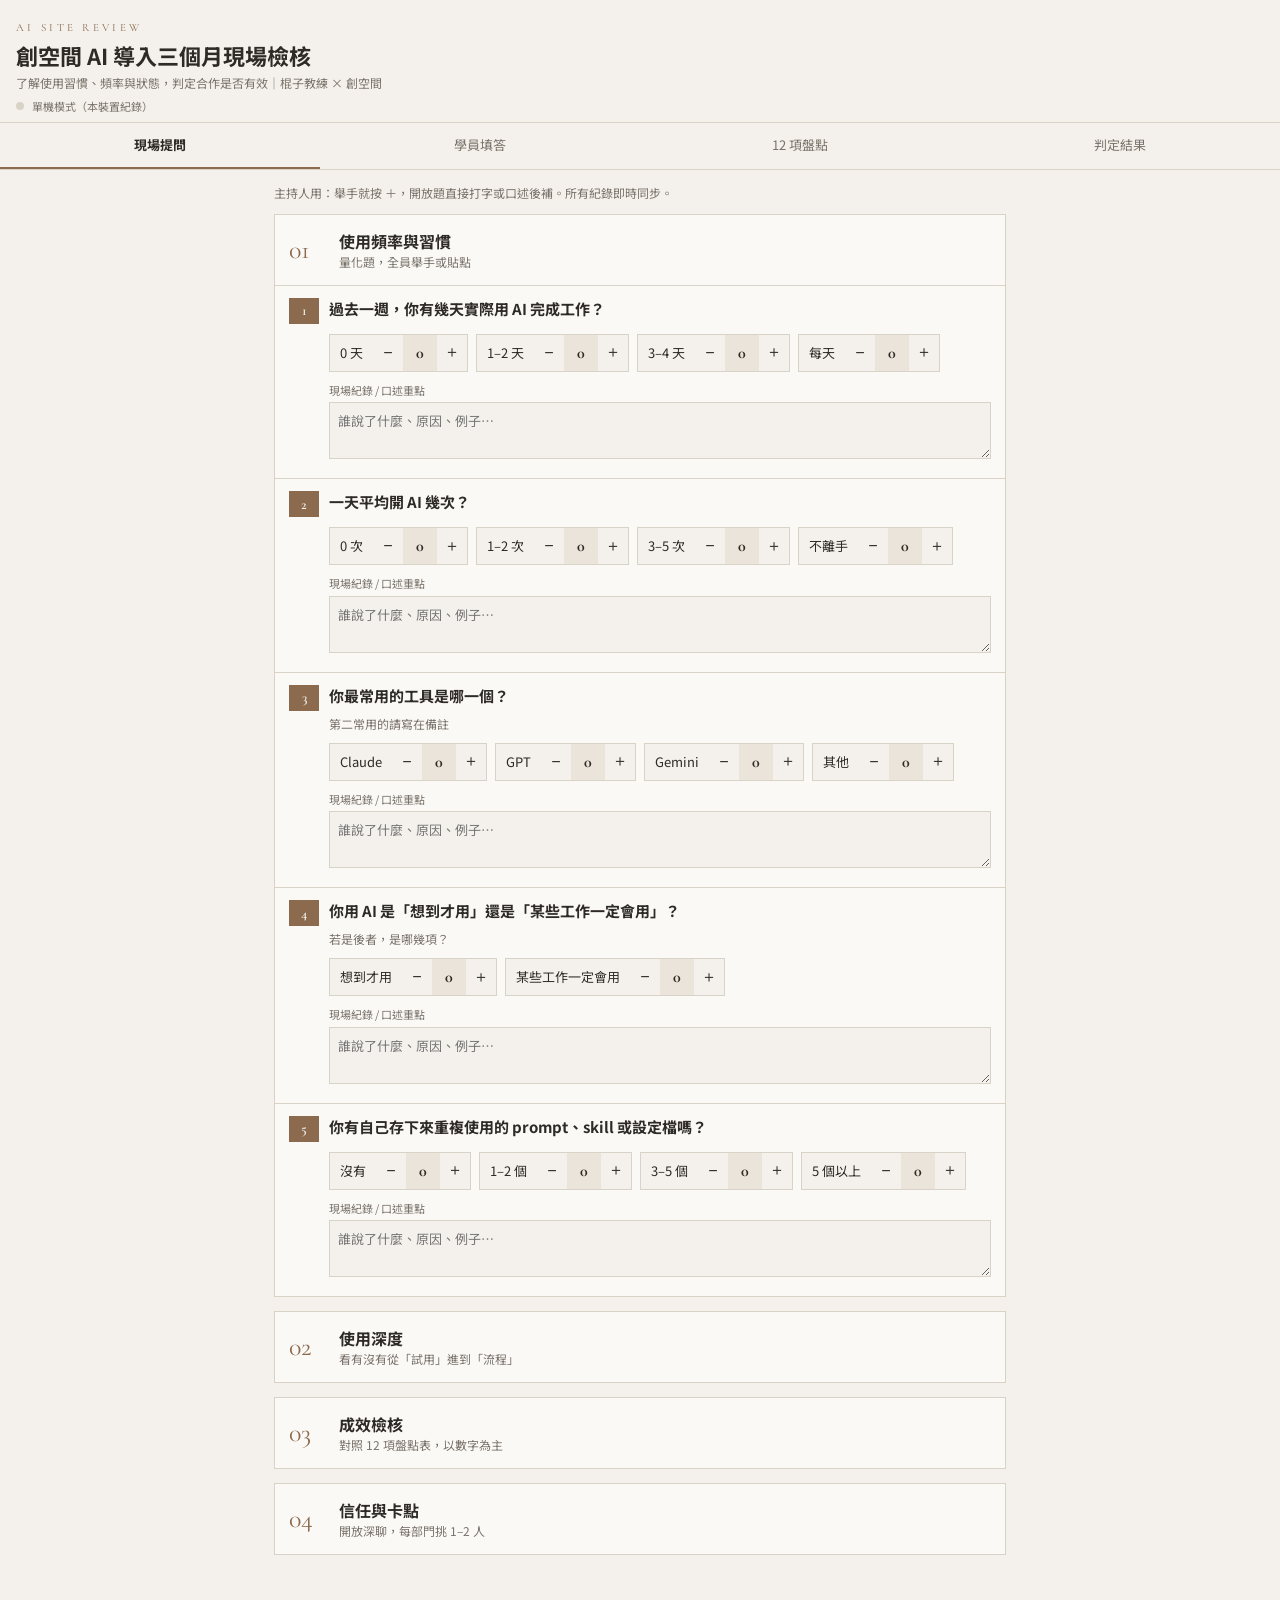
<file: chuangkongjian/index.html>
<!DOCTYPE html>
<html lang="zh-Hant">
<head>
<meta charset="utf-8">
<meta name="viewport" content="width=device-width, initial-scale=1">
<meta name="robots" content="noindex, nofollow">
<title>創空間 AI 導入三個月現場檢核</title>
<link rel="preconnect" href="https://fonts.googleapis.com">
<link href="https://fonts.googleapis.com/css2?family=Cormorant+Garamond:wght@500;600&family=Noto+Sans+TC:wght@400;500;700&display=swap" rel="stylesheet">
<style>
:root{
  --bg:#F4F1EC; --paper:#FBF9F6; --ink:#2E2A26; --mute:#7A736B; --line:#D9D2C7;
  --walnut:#8B6A4E; --sage:#9AA58F; --brass:#B8935A; --linen:#EAE4DA; --ok:#5F7F5A; --bad:#A64B3B;
}
@media (prefers-color-scheme: dark){ :root:not([data-theme="light"]){
  --bg:#1E1B18; --paper:#282420; --ink:#F1ECE4; --mute:#A79E93; --line:#3E3831;
  --walnut:#C39A76; --sage:#8FA084; --brass:#D2B07E; --linen:#332E28; --ok:#8FB28A; --bad:#D57A69;
}}
:root[data-theme="dark"]{
  --bg:#1E1B18; --paper:#282420; --ink:#F1ECE4; --mute:#A79E93; --line:#3E3831;
  --walnut:#C39A76; --sage:#8FA084; --brass:#D2B07E; --linen:#332E28; --ok:#8FB28A; --bad:#D57A69;
}
*{box-sizing:border-box}
body{margin:0;background:var(--bg);color:var(--ink);font-family:"Noto Sans TC","Microsoft JhengHei","PingFang TC",sans-serif;line-height:1.5}
.serif{font-family:"Cormorant Garamond",Cambria,Georgia,serif}
header{padding:20px 16px 8px;border-bottom:1px solid var(--line)}
header .eyebrow{font-size:11px;letter-spacing:.3em;color:var(--walnut);text-transform:uppercase}
header h1{margin:2px 0 2px;font-size:22px;font-weight:700}
header .sub{font-size:12px;color:var(--mute)}
.status{font-size:11px;color:var(--mute);margin-top:6px;display:flex;gap:8px;align-items:center}
.dot{width:8px;height:8px;border-radius:50%;background:var(--line)}
.dot.on{background:var(--ok)}
nav{display:flex;border-bottom:1px solid var(--line);background:var(--bg);position:sticky;top:0;z-index:5;overflow-x:auto}
nav button{flex:1;min-width:88px;padding:12px 6px;border:0;background:none;color:var(--mute);font:inherit;font-size:13px;cursor:pointer;border-bottom:2px solid transparent;white-space:nowrap}
nav button.on{color:var(--ink);border-bottom-color:var(--walnut);font-weight:700}
main{padding:14px 14px 60px;max-width:760px;margin:0 auto}
.view{display:none}.view.on{display:block}
.group{border:1px solid var(--line);background:var(--paper);margin-bottom:14px}
.group>summary{list-style:none;padding:14px;display:flex;align-items:center;gap:12px;cursor:pointer}
.group>summary::-webkit-details-marker{display:none}
.gnum{font-size:26px;color:var(--walnut);line-height:1;min-width:38px}
.gname{font-weight:700;font-size:16px}.gmeta{font-size:12px;color:var(--mute)}
.q{border-top:1px solid var(--line);padding:12px 14px 14px}
.qhead{display:flex;gap:10px;align-items:flex-start}
.tag{background:var(--walnut);color:var(--bg);font-family:"Cormorant Garamond",Cambria,serif;font-weight:600;font-size:14px;width:30px;height:26px;display:flex;align-items:center;justify-content:center;flex:none}
.qtext{font-weight:700;font-size:15px}
.qhint{font-size:12px;color:var(--mute);margin:4px 0 0 40px}
.opts{display:flex;flex-wrap:wrap;gap:8px;margin:10px 0 0 40px}
.opt{display:flex;align-items:center;border:1px solid var(--line);background:var(--bg);font-size:13px;overflow:hidden}
.opt span.l{padding:6px 10px}
.opt b{padding:6px 10px;background:var(--linen);min-width:34px;text-align:center;font-family:"Cormorant Garamond",Cambria,serif;font-size:16px}
.opt button{border:0;background:none;color:var(--ink);font-size:16px;width:30px;height:32px;cursor:pointer}
.opt button:active{background:var(--linen)}
.form .opt{cursor:pointer}
.form .opt.sel{border-color:var(--walnut);background:var(--linen)}
textarea,input[type=text],input[type=number]{width:100%;border:1px solid var(--line);background:var(--bg);color:var(--ink);font:inherit;font-size:13px;padding:8px;resize:vertical}
.notes{margin:10px 0 0 40px}
.notes label{font-size:11px;color:var(--mute);display:block;margin-bottom:4px}
.card{border:1px solid var(--line);background:var(--paper);padding:14px;margin-bottom:14px}
.card h3{margin:0 0 6px;font-size:15px}
.card p.small{font-size:12px;color:var(--mute);margin:0 0 10px}
.row2{display:grid;grid-template-columns:1fr 1fr;gap:10px}
.btn{border:1px solid var(--ink);background:var(--ink);color:var(--bg);padding:10px 16px;font:inherit;font-size:14px;cursor:pointer}
.btn.ghost{background:none;color:var(--ink)}
.btn.walnut{background:var(--walnut);border-color:var(--walnut)}
.btn:disabled{opacity:.5}
.actions{display:flex;gap:10px;flex-wrap:wrap;margin-top:10px}
table{width:100%;border-collapse:collapse;font-size:12px}
th,td{border:1px solid var(--line);padding:6px;text-align:left;vertical-align:middle}
th{background:var(--ink);color:var(--bg);font-weight:500}
td input{border:0;background:transparent;padding:4px;width:100%}
td:first-child{white-space:nowrap}
.verdict{display:grid;grid-template-columns:44px 1fr auto;gap:12px;align-items:center;padding:12px 0;border-bottom:1px solid var(--line)}
.sw{width:44px;height:44px}
.verdict .t{font-weight:700}.verdict .d{font-size:12px;color:var(--mute)}
.pill{font-size:12px;padding:4px 10px;border:1px solid var(--line);white-space:nowrap}
.pill.ok{color:var(--ok);border-color:var(--ok)}.pill.bad{color:var(--bad);border-color:var(--bad)}.pill.na{color:var(--mute)}
.big{font-family:"Cormorant Garamond",Cambria,serif;font-size:40px;line-height:1;color:var(--walnut)}
.stat{display:grid;grid-template-columns:repeat(3,1fr);gap:10px;margin-bottom:14px}
.stat div{border:1px solid var(--line);background:var(--paper);padding:10px;text-align:center}
.stat small{display:block;font-size:11px;color:var(--mute)}
.resp{font-size:12px;padding:8px 0;border-bottom:1px solid var(--line)}
.resp b{font-weight:700}
.dim{position:relative;height:1px;background:var(--walnut);margin:10px 0 14px 0;width:120px}
.dim::before,.dim::after{content:"";position:absolute;top:-4px;width:1px;height:9px;background:var(--walnut)}
.dim::after{right:0}
.toast{position:fixed;left:50%;bottom:20px;transform:translateX(-50%);background:var(--ink);color:var(--bg);padding:10px 16px;font-size:13px;opacity:0;transition:opacity .3s;pointer-events:none;z-index:9}
.toast.on{opacity:1}
.bar{height:6px;background:var(--linen);margin-top:4px}
.bar i{display:block;height:100%;background:var(--walnut)}
</style>
</head>
<body>
<header>
  <div class="eyebrow serif">AI Site Review</div>
  <h1>創空間 AI 導入三個月現場檢核</h1>
  <div class="sub">了解使用習慣、頻率與狀態，判定合作是否有效｜棍子教練 × 創空間</div>
  <div class="status"><span class="dot" id="dot"></span><span id="statusText">連線中…</span></div>
</header>
<nav>
  <button class="on" data-v="host">現場提問</button>
  <button data-v="form">學員填答</button>
  <button data-v="sheet">12 項盤點</button>
  <button data-v="verdict">判定結果</button>
</nav>
<main>

<!-- 現場提問 / 主持人記錄 -->
<section class="view on" id="v-host">
  <p style="font-size:12px;color:var(--mute);margin:0 0 12px">主持人用：舉手就按 ＋，開放題直接打字或口述後補。所有紀錄即時同步。</p>
  <div id="hostGroups"></div>
</section>

<!-- 學員填答 -->
<section class="view" id="v-form">
  <div class="card">
    <h3>學員自填</h3>
    <p class="small">請掃碼開同一頁，填完按送出。約 5 分鐘。</p>
    <div class="row2">
      <div><label style="font-size:11px;color:var(--mute)">姓名 / 暱稱</label><input type="text" id="fName" placeholder="例：Kevin"></div>
      <div><label style="font-size:11px;color:var(--mute)">部門</label><input type="text" id="fDept" placeholder="設計部 / 工程部 / 採購 / 管理"></div>
    </div>
  </div>
  <div id="formGroups" class="form"></div>
  <div class="actions"><button class="btn walnut" id="submitBtn">送出填答</button></div>
</section>

<!-- 12 項盤點 -->
<section class="view" id="v-sheet">
  <div class="card">
    <h3>12 項 AI 工作流程成效盤點</h3>
    <p class="small">三問：過去花多久 ／ AI 進來後花多久 ／ 品質是否更具競爭力。填「小時」或「天」都可以，一致即可。</p>
    <div style="overflow-x:auto">
    <table id="wfTable">
      <thead><tr><th>工作流程</th><th style="width:90px">過去</th><th style="width:90px">AI 後</th><th style="width:70px">品質↑</th><th>備註</th></tr></thead>
      <tbody></tbody>
    </table>
    </div>
  </div>
</section>

<!-- 判定 -->
<section class="view" id="v-verdict">
  <div class="stat">
    <div><span class="big" id="sResp">0</span><small>份填答</small></div>
    <div><span class="big" id="sWf">0</span><small>/12 項有數字</small></div>
    <div><span class="big" id="sSave">0</span><small>估計節省 %</small></div>
  </div>
  <div class="card">
    <h3>成功或失敗，怎麼判定</h3>
    <p class="small">門檻事先定，現場當場公布。有學員填答時以填答為準，否則以主持人舉手計數為準。</p>
    <div id="verdicts"></div>
    <div style="margin-top:14px;font-size:14px" id="verdictSummary"></div>
  </div>
  <div class="card">
    <h3>填答一覽</h3>
    <div id="respList" style="max-height:320px;overflow:auto"></div>
  </div>
  <div class="actions">
    <button class="btn" id="exportBtn">匯出 CSV</button>
    <button class="btn ghost" id="resetBtn">清空本場資料</button>
  </div>
</section>
</main>
<div class="toast" id="toast"></div>

<script>
// ---------- 問題定義 ----------
const FLOWS=["現場丈量","客戶需求分析","客戶提案撰寫","提案 PPT 製作","平面配置圖輔助","3D 模型建置","效果圖生成渲染","設計案件報價單","文書工作與報表生成","工期表製作與安排","工地缺失照比對分析","主管工作儀表板"];
const GROUPS=[
 {n:"01",name:"使用頻率與習慣",meta:"量化題，全員舉手或貼點",qs:[
  {id:"q1",t:"過去一週，你有幾天實際用 AI 完成工作？",o:["0 天","1–2 天","3–4 天","每天"]},
  {id:"q2",t:"一天平均開 AI 幾次？",o:["0 次","1–2 次","3–5 次","不離手"]},
  {id:"q3",t:"你最常用的工具是哪一個？",o:["Claude","GPT","Gemini","其他"],hint:"第二常用的請寫在備註"},
  {id:"q4",t:"你用 AI 是「想到才用」還是「某些工作一定會用」？",o:["想到才用","某些工作一定會用"],hint:"若是後者，是哪幾項？"},
  {id:"q5",t:"你有自己存下來重複使用的 prompt、skill 或設定檔嗎？",o:["沒有","1–2 個","3–5 個","5 個以上"]},
 ]},
 {n:"02",name:"使用深度",meta:"看有沒有從「試用」進到「流程」",qs:[
  {id:"q6",t:"哪些 AI 工作已經變成正式流程，不用再想「要不要用」？",o:["估價報價","點料拆單","請款單據","3D 建模","AI 渲染","缺失照比對","工期表","提案簡報","其他"],multi:true},
  {id:"q7",t:"哪一件試過之後放棄了？為什麼？",o:["不準","太慢","沒時間整理","不信任","沒放棄過"],hint:"放棄的是哪一件，寫備註"},
  {id:"q8",t:"你的 AI 產出通常要改幾次才能用？",o:["1 次","2–3 次","5 次以上","改到不如自己做"]},
  {id:"q9",t:"你有把做法教給或傳給同事嗎？對方有真的用起來嗎？",o:["有傳＋有用","有傳沒用","沒傳"]},
  {id:"q10",t:"如果你明天請假，同事能接手你那套 AI 工作方式嗎？",o:["能","看得懂但不會用","完全不行"]},
 ]},
 {n:"03",name:"成效檢核",meta:"對照 12 項盤點表，以數字為主",qs:[
  {id:"q11",t:"挑一項你最常用的：以前花多久？現在花多久？",open:true,hint:"例：估價 2 天 → 2 小時（也請填進「12 項盤點」）"},
  {id:"q12",t:"這三個月 AI 有沒有抓到你自己會漏掉的東西？",o:["有","沒有"],hint:"例：漏估項目、漏畫電器櫃、點料錯誤"},
  {id:"q13",t:"品質有變得更有競爭力嗎？具體是哪裡？",o:["更快交","更完整","客戶反應好","沒感覺"],multi:true},
  {id:"q14",t:"AI 的產出，你敢直接交給主管或客戶的比例？",o:["0%","30%","50%","80% 以上"]},
  {id:"q15",t:"哪一項公司「還沒開始用 AI」但你覺得最應該用？",open:true},
 ]},
 {n:"04",name:"信任與卡點",meta:"開放深聊，每部門挑 1–2 人",qs:[
  {id:"q16",t:"你現在對 AI 的信任度打幾分？三個月前是幾分？",open:true,hint:"1–10 分，兩個數字都要，例：3 → 7"},
  {id:"q17",t:"目前最大的卡點是什麼？",o:["資料不齊","不會下指令","沒時間","帳號工具","主管沒要求"],multi:true},
  {id:"q18",t:"接下來三個月只能改善一件事，你希望是什麼？",open:true},
  {id:"q19",t:"這三個月最有價值的是？",o:["學會工具","流程被重新整理"],hint:"二選一並說原因"},
  {id:"q20",t:"誠實一點：沒有教練每週來，下個月你還會繼續用嗎？",o:["會","可能","不會"]},
 ]},
];
const ALLQ=GROUPS.flatMap(g=>g.qs);

// ---------- 狀態 ----------
let session={tallies:{},notes:{},workflows:FLOWS.map(()=>({before:"",after:"",quality:"",note:""}))};
let responses=[]; // {id,name,dept,answers,ts}
let db=null, downloads=null, sessionRef=null, saveTimer=null;
const LS="creaspace-ai-review";
const $=s=>document.querySelector(s);
function toast(m){const t=$("#toast");t.textContent=m;t.classList.add("on");setTimeout(()=>t.classList.remove("on"),1800);}
function setStatus(on,txt){$("#dot").classList.toggle("on",on);$("#statusText").textContent=txt;}

// ---------- 主持人視圖 ----------
function renderHost(){
  const wrap=$("#hostGroups");wrap.innerHTML="";
  GROUPS.forEach((g,gi)=>{
    const d=document.createElement("details");d.className="group";d.open=gi===0;
    d.innerHTML=`<summary><span class="gnum serif">${g.n}</span><div><div class="gname">${g.name}</div><div class="gmeta">${g.meta}</div></div></summary>`;
    g.qs.forEach(q=>{
      const num=q.id.slice(1);
      const el=document.createElement("div");el.className="q";
      let opts="";
      if(q.o){opts=`<div class="opts">`+q.o.map(o=>{const c=(session.tallies[q.id]||{})[o]||0;return `<div class="opt"><span class="l">${o}</span><button data-q="${q.id}" data-o="${o}" data-d="-1">−</button><b id="t-${q.id}-${cssId(o)}">${c}</b><button data-q="${q.id}" data-o="${o}" data-d="1">＋</button></div>`;}).join("")+`</div>`;}
      el.innerHTML=`<div class="qhead"><span class="tag">${num}</span><div class="qtext">${q.t}</div></div>${q.hint?`<div class="qhint">${q.hint}</div>`:""}${opts}<div class="notes"><label>現場紀錄 / 口述重點</label><textarea rows="2" data-note="${q.id}" placeholder="誰說了什麼、原因、例子…">${session.notes[q.id]||""}</textarea></div>`;
      d.appendChild(el);
    });
    wrap.appendChild(d);
  });
  wrap.querySelectorAll("button[data-q]").forEach(b=>b.onclick=()=>{
    const {q,o,d}=b.dataset;const t=session.tallies[q]=session.tallies[q]||{};
    t[o]=Math.max(0,(t[o]||0)+Number(d));$("#t-"+q+"-"+cssId(o)).textContent=t[o];scheduleSave();renderVerdict();
  });
  wrap.querySelectorAll("textarea[data-note]").forEach(t=>t.oninput=()=>{session.notes[t.dataset.note]=t.value;scheduleSave();});
}
function cssId(s){return s.replace(/[^\w一-鿿]/g,"_");}

// ---------- 學員填答視圖 ----------
const formAns={};
function renderForm(){
  const wrap=$("#formGroups");wrap.innerHTML="";
  GROUPS.forEach((g,gi)=>{
    const d=document.createElement("details");d.className="group";d.open=true;
    d.innerHTML=`<summary><span class="gnum serif">${g.n}</span><div><div class="gname">${g.name}</div></div></summary>`;
    g.qs.forEach(q=>{
      const el=document.createElement("div");el.className="q";
      let body="";
      if(q.o) body=`<div class="opts">`+q.o.map(o=>`<div class="opt" data-fq="${q.id}" data-fo="${o}"><span class="l">${o}</span></div>`).join("")+`</div>`;
      body+=`<div class="notes"><label>${q.open?"回答":"補充（可留空）"}</label><textarea rows="${q.open?2:1}" data-fnote="${q.id}"></textarea></div>`;
      el.innerHTML=`<div class="qhead"><span class="tag">${q.id.slice(1)}</span><div class="qtext">${q.t}${q.multi?"（可複選）":""}</div></div>${q.hint?`<div class="qhint">${q.hint}</div>`:""}${body}`;
      d.appendChild(el);
    });
    wrap.appendChild(d);
  });
  wrap.querySelectorAll(".opt[data-fq]").forEach(o=>o.onclick=()=>{
    const q=ALLQ.find(x=>x.id===o.dataset.fq);
    if(q.multi){o.classList.toggle("sel");formAns[q.id]=[...wrap.querySelectorAll(`.opt[data-fq="${q.id}"].sel`)].map(x=>x.dataset.fo);}
    else{wrap.querySelectorAll(`.opt[data-fq="${q.id}"]`).forEach(x=>x.classList.remove("sel"));o.classList.add("sel");formAns[q.id]=o.dataset.fo;}
  });
  wrap.querySelectorAll("textarea[data-fnote]").forEach(t=>t.oninput=()=>{formAns[t.dataset.fnote+"_note"]=t.value;});
}
$("#submitBtn").onclick=async()=>{
  const name=$("#fName").value.trim();if(!name){toast("請先填姓名");return;}
  const r={name,dept:$("#fDept").value.trim(),answers:{...formAns},ts:Date.now()};
  $("#submitBtn").disabled=true;
  try{
    if(db){await db.collection("responses").add(r);}
    else{r.id="l"+r.ts;responses.push(r);saveLocal();renderVerdict();}
    toast("已送出，謝謝！");
    Object.keys(formAns).forEach(k=>delete formAns[k]);renderForm();$("#fName").value="";
  }catch(e){toast("送出失敗："+(e.code||e.message));}
  $("#submitBtn").disabled=false;
};

// ---------- 12 項盤點 ----------
function renderSheet(){
  const tb=$("#wfTable tbody");tb.innerHTML="";
  FLOWS.forEach((f,i)=>{const w=session.workflows[i];
    const tr=document.createElement("tr");
    tr.innerHTML=`<td>${String(i+1).padStart(2,"0")}　${f}</td><td><input data-w="${i}" data-k="before" value="${esc(w.before)}" placeholder="2 天"></td><td><input data-w="${i}" data-k="after" value="${esc(w.after)}" placeholder="2 小時"></td><td><input data-w="${i}" data-k="quality" value="${esc(w.quality)}" placeholder="是/否"></td><td><input data-w="${i}" data-k="note" value="${esc(w.note)}" placeholder="改幾次、漏項…"></td>`;
    tb.appendChild(tr);
  });
  tb.querySelectorAll("input").forEach(inp=>inp.oninput=()=>{session.workflows[inp.dataset.w][inp.dataset.k]=inp.value;scheduleSave();renderVerdict();});
}
function esc(s){return String(s||"").replace(/"/g,"&quot;");}
function toHours(s){if(!s)return null;const m=String(s).match(/([\d.]+)\s*(天|日|d|小時|hr|h|分|min|m)?/i);if(!m)return null;const n=parseFloat(m[1]);const u=(m[2]||"小時").toLowerCase();if(/天|日|d/.test(u))return n*8;if(/分|min|^m$/.test(u))return n/60;return n;}

// ---------- 判定 ----------
function pct(a,b){return b?Math.round(a/b*100):0;}
function tallyCount(q,opts){const t=session.tallies[q]||{};return opts.reduce((s,o)=>s+(t[o]||0),0);}
function tallyTotal(q){return Object.values(session.tallies[q]||{}).reduce((a,b)=>a+b,0);}
function renderVerdict(){
  const N=responses.length;const useResp=N>0;
  const has=(r,q,vals)=>{const a=r.answers[q];return Array.isArray(a)?a.some(v=>vals.includes(v)):vals.includes(a);};
  // 1 頻率
  const f_n=useResp?responses.filter(r=>has(r,"q1",["3–4 天","每天"])).length:tallyCount("q1",["3–4 天","每天"]);
  const f_t=useResp?N:tallyTotal("q1");
  // 2 深度：不同流程被回答為正式流程的種類數
  let flows=new Set();
  if(useResp)responses.forEach(r=>(r.answers.q6||[]).forEach(v=>flows.add(v)));
  else Object.entries(session.tallies.q6||{}).forEach(([k,v])=>{if(v>0)flows.add(k);});
  flows.delete("其他");
  // 3 成效
  const wfDone=session.workflows.filter(w=>toHours(w.before)!==null&&toHours(w.after)!==null);
  let saveSum=0,saveN=0;wfDone.forEach(w=>{const b=toHours(w.before),a=toHours(w.after);if(b>0){saveSum+=(b-a)/b;saveN++;}});
  // 4 可複製
  const c_n=useResp?responses.filter(r=>r.answers.q10==="能").length:tallyCount("q10",["能"]);
  // 5 自主
  const a_n=useResp?responses.filter(r=>r.answers.q20==="會").length:tallyCount("q20",["會"]);
  const a_t=useResp?N:tallyTotal("q20");
  const rows=[
    {sw:"var(--walnut)",t:"頻率",q:"Q1",d:`每週用 3 天以上 ≥ 一半　現在 ${f_n}/${f_t}（${pct(f_n,f_t)}%）`,ok:f_t?f_n*2>=f_t:null},
    {sw:"var(--sage)",t:"深度",q:"Q6",d:`至少 3 條流程已成正式流程　現在 ${flows.size} 條${flows.size?"："+[...flows].join("、"):""}`,ok:flows.size>=3,na:!useResp&&!tallyTotal("q6")},
    {sw:"var(--brass)",t:"成效",q:"Q11",d:`12 項中至少 5 項有具體數字　現在 ${wfDone.length} 項`,ok:wfDone.length>=5,na:wfDone.length===0},
    {sw:"var(--line)",t:"可複製",q:"Q10",d:`回答「能接手」≥ 3 位　現在 ${c_n} 位`,ok:c_n>=3,na:!useResp&&!tallyTotal("q10")},
    {sw:"var(--ink)",t:"自主性",q:"Q20",d:`「會繼續用」< 一半是警訊　現在 ${a_n}/${a_t}（${pct(a_n,a_t)}%）`,ok:a_t?a_n*2>=a_t:null},
  ];
  $("#verdicts").innerHTML=rows.map(r=>{const na=r.na||r.ok===null;const cls=na?"na":r.ok?"ok":"bad";const lab=na?"尚無資料":r.ok?"達標":"未達";
    return `<div class="verdict"><div class="sw" style="background:${r.sw}"></div><div><div class="t">${r.t} <span class="serif" style="color:var(--walnut);font-weight:600">${r.q}</span></div><div class="d">${r.d}</div></div><span class="pill ${cls}">${lab}</span></div>`;}).join("");
  const scored=rows.filter(r=>!(r.na||r.ok===null));const passed=scored.filter(r=>r.ok).length;
  $("#verdictSummary").innerHTML=scored.length?`<b>${passed} / ${scored.length}</b> 項達標　${passed>=4?"→ 三個月合作<b style='color:var(--ok)'>有效</b>，進入流程標準化與制度化階段":passed>=2?"→ <b style='color:var(--brass)'>個人有效、組織未成形</b>，續約重點放在可複製與制度":"→ 目前<b style='color:var(--bad)'>未達有效門檻</b>，先回頭找卡點"}`:"";
  $("#sResp").textContent=N;$("#sWf").textContent=wfDone.length;$("#sSave").textContent=saveN?Math.round(saveSum/saveN*100):0;
  $("#respList").innerHTML=N?responses.slice().sort((a,b)=>b.ts-a.ts).map(r=>`<div class="resp"><b>${r.name}</b>${r.dept?"｜"+r.dept:""}　${["q1","q10","q20"].map(q=>q.toUpperCase()+"："+(r.answers[q]||"—")).join("　")}</div>`).join(""):`<div style="font-size:12px;color:var(--mute)">尚無學員填答，判定將採用主持人舉手計數。</div>`;
}

// ---------- 儲存 / 同步 ----------
function saveLocal(){try{localStorage.setItem(LS,JSON.stringify({session,responses:db?[]:responses}));}catch(e){}}
function loadLocal(){try{const d=JSON.parse(localStorage.getItem(LS)||"null");if(d){if(d.session)session=Object.assign(session,d.session);if(d.responses)responses=d.responses;}}catch(e){}}
function scheduleSave(){saveLocal();if(!sessionRef)return;clearTimeout(saveTimer);saveTimer=setTimeout(async()=>{try{await sessionRef.set({...session,updatedAt:Date.now()});}catch(e){setStatus(false,"同步失敗："+(e.code||""));}},600);}
async function initDb(){
  try{
    if(!window.claude||!window.claude.use)throw 0;
    db=await window.claude.use("db");
    if(!db)throw 0;
    sessionRef=db.doc("session/main");
    sessionRef.onSnapshot(s=>{if(s.exists&&!s.metadata.hasPendingWrites){const d=s.data();session.tallies=d.tallies||{};session.notes=d.notes||{};if(d.workflows)session.workflows=d.workflows;renderHost();renderSheet();renderVerdict();}},e=>setStatus(false,"同步中斷"));
    db.collection("responses").onSnapshot(qs=>{responses=qs.docs.map(x=>({id:x.id,...x.data()}));renderVerdict();},e=>setStatus(false,"同步中斷"));
    setStatus(true,"已連線，多人即時同步");
    downloads=await window.claude.use("downloads");
  }catch(e){db=null;setStatus(false,"單機模式（本裝置紀錄）");}
}

// ---------- 匯出 / 清空 ----------
function buildCsv(){
  const L=[];L.push("類型,項目,欄位,值");
  ALLQ.forEach(q=>{Object.entries(session.tallies[q.id]||{}).forEach(([o,c])=>L.push(`舉手計數,${q.id},${csv(o)},${c}`));if(session.notes[q.id])L.push(`現場紀錄,${q.id},備註,${csv(session.notes[q.id])}`);});
  FLOWS.forEach((f,i)=>{const w=session.workflows[i];L.push(`盤點,${csv(f)},過去,${csv(w.before)}`);L.push(`盤點,${csv(f)},AI後,${csv(w.after)}`);L.push(`盤點,${csv(f)},品質,${csv(w.quality)}`);if(w.note)L.push(`盤點,${csv(f)},備註,${csv(w.note)}`);});
  responses.forEach(r=>{Object.entries(r.answers).forEach(([k,v])=>L.push(`填答,${csv(r.name+(r.dept?"/"+r.dept:""))},${k},${csv(Array.isArray(v)?v.join("；"):v)}`));});
  return "﻿"+L.join("\n");
}
function csv(s){s=String(s??"");return /[",\n]/.test(s)?`"${s.replace(/"/g,'""')}"`:s;}
function downloadBlob(fn,data){
  const blob=new Blob([data],{type:"text/csv;charset=utf-8"});
  const url=URL.createObjectURL(blob);
  const a=document.createElement("a");a.href=url;a.download=fn;document.body.appendChild(a);a.click();a.remove();
  setTimeout(()=>URL.revokeObjectURL(url),1000);
}
$("#exportBtn").onclick=async()=>{
  const data=buildCsv();const fn="創空間_AI檢核紀錄.csv";
  if(downloads){try{await downloads.save({filename:fn,data});toast("已匯出");}catch(e){if(e.code!=="declined")toast("匯出失敗");}return;}
  try{downloadBlob(fn,data);toast("已匯出");}
  catch(e){try{await navigator.clipboard.writeText(data);toast("下載不可用，已複製 CSV 到剪貼簿");}catch(e2){toast("無法匯出");}}
};
$("#resetBtn").onclick=async()=>{
  if(!confirm("確定清空本場所有紀錄與填答？此動作無法復原。"))return;
  session={tallies:{},notes:{},workflows:FLOWS.map(()=>({before:"",after:"",quality:"",note:""}))};
  if(db){try{await sessionRef.set({...session,updatedAt:Date.now()});const qs=await db.collection("responses").get();for(const d of qs.docs){await db.doc("responses/"+d.id).delete();}}catch(e){toast("部分清除失敗");}}
  else responses=[];
  saveLocal();renderHost();renderSheet();renderVerdict();toast("已清空");
};

// ---------- 導覽 ----------
document.querySelectorAll("nav button").forEach(b=>b.onclick=()=>{
  document.querySelectorAll("nav button").forEach(x=>x.classList.remove("on"));b.classList.add("on");
  document.querySelectorAll(".view").forEach(v=>v.classList.remove("on"));$("#v-"+b.dataset.v).classList.add("on");
  window.scrollTo(0,0);
});

loadLocal();renderHost();renderForm();renderSheet();renderVerdict();
initDb();
</script>
</body>
</html>
</file>
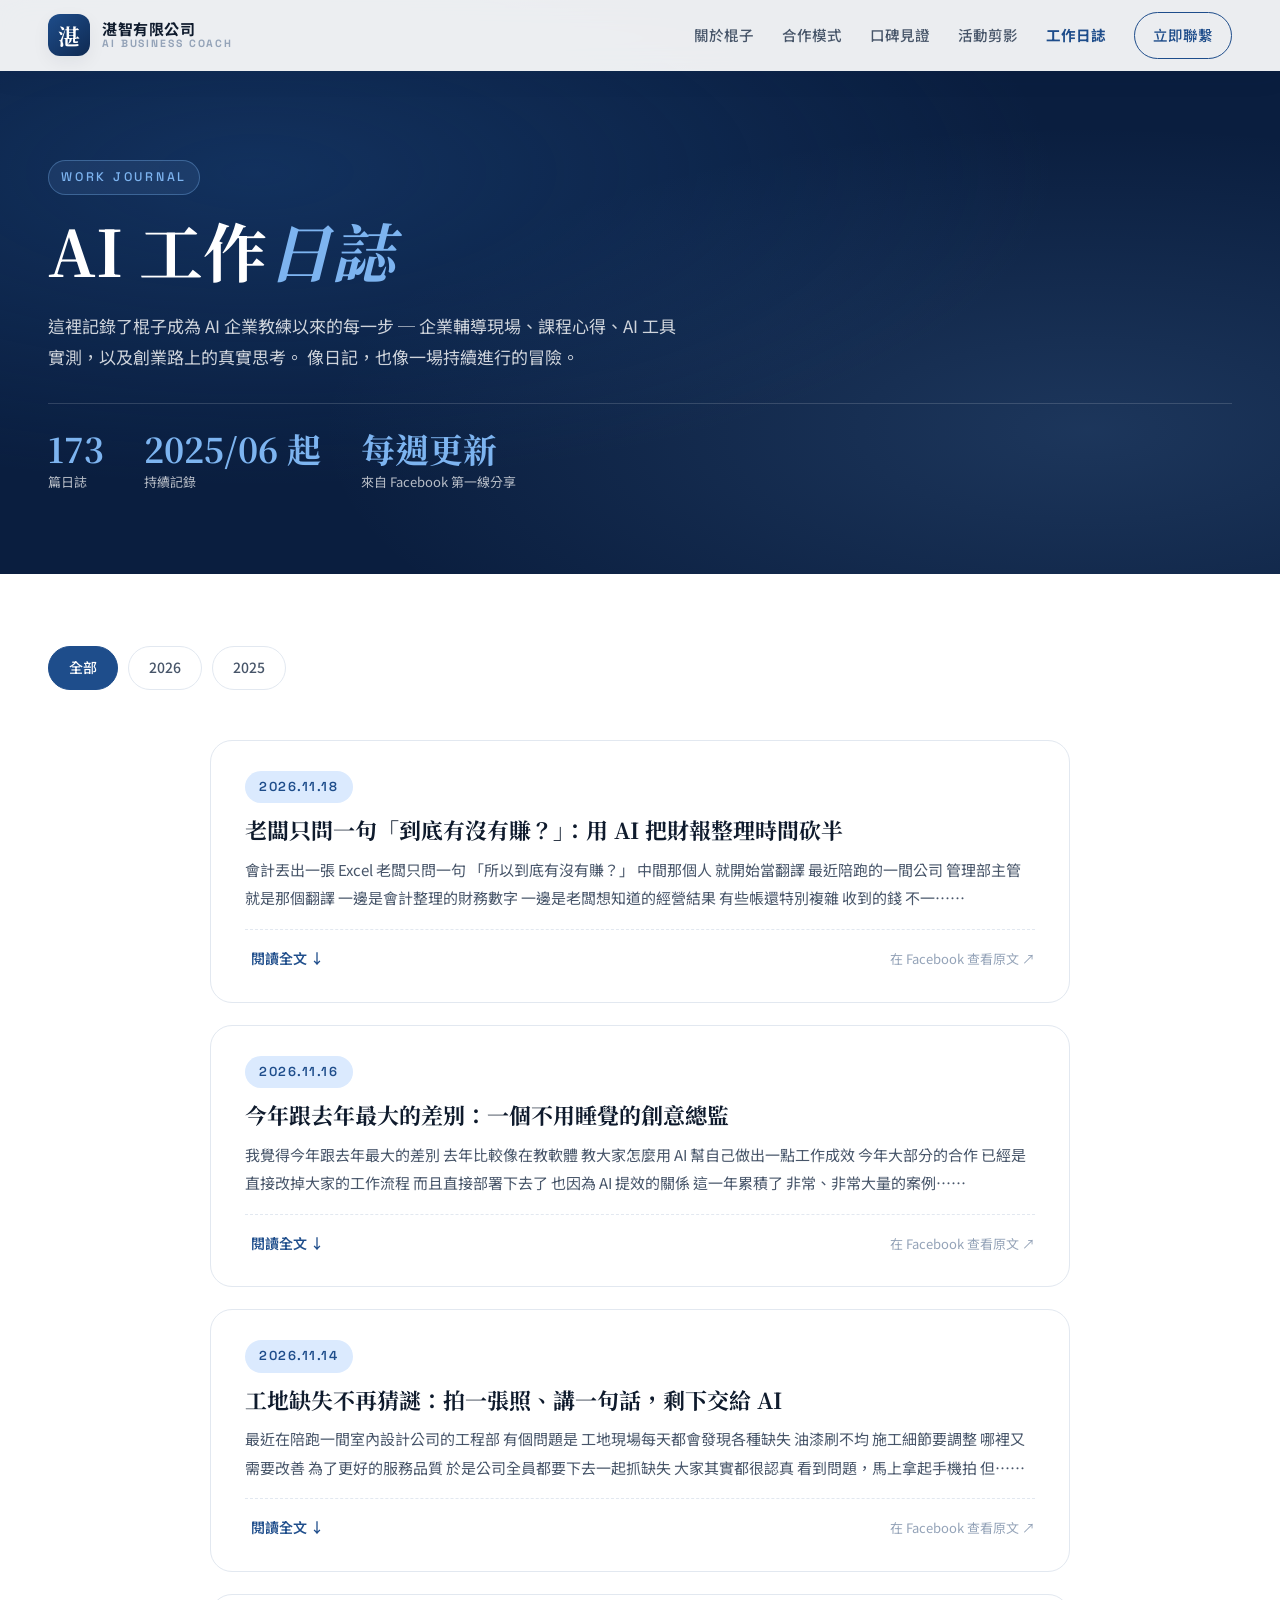
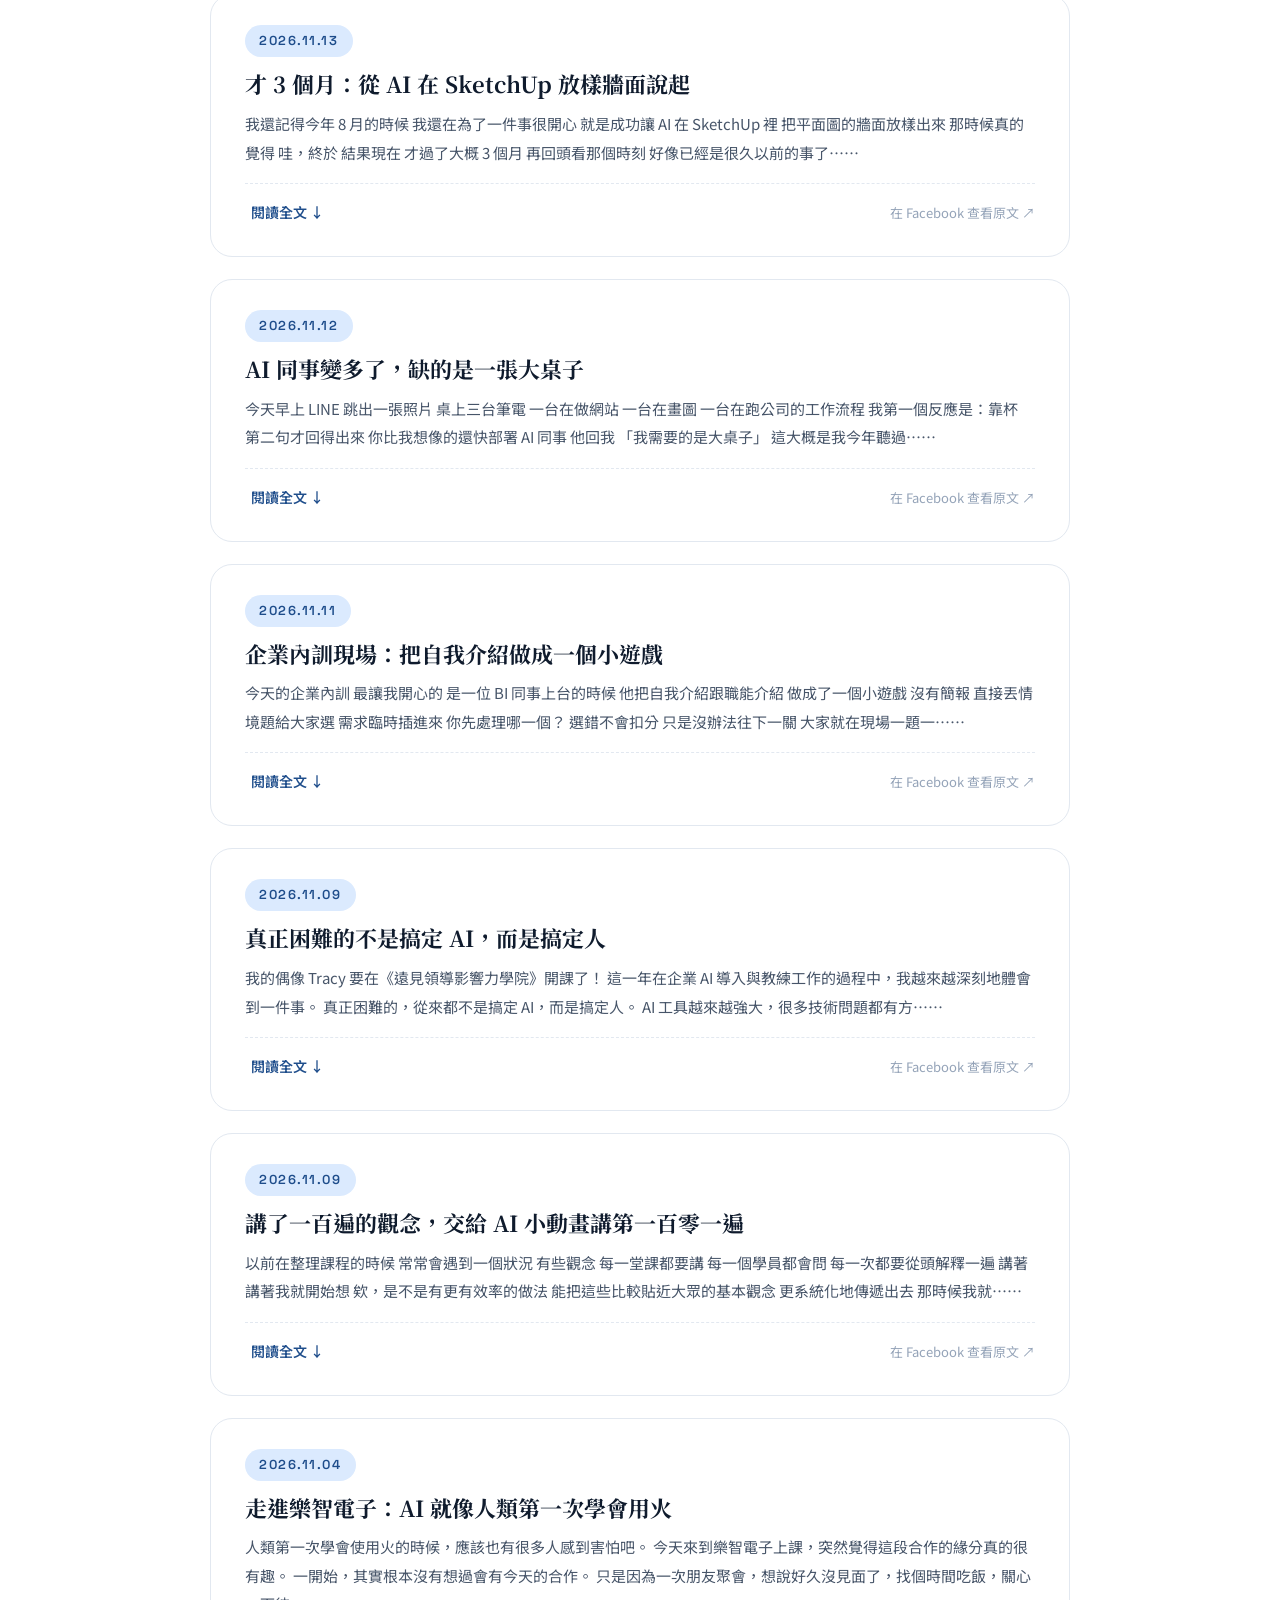
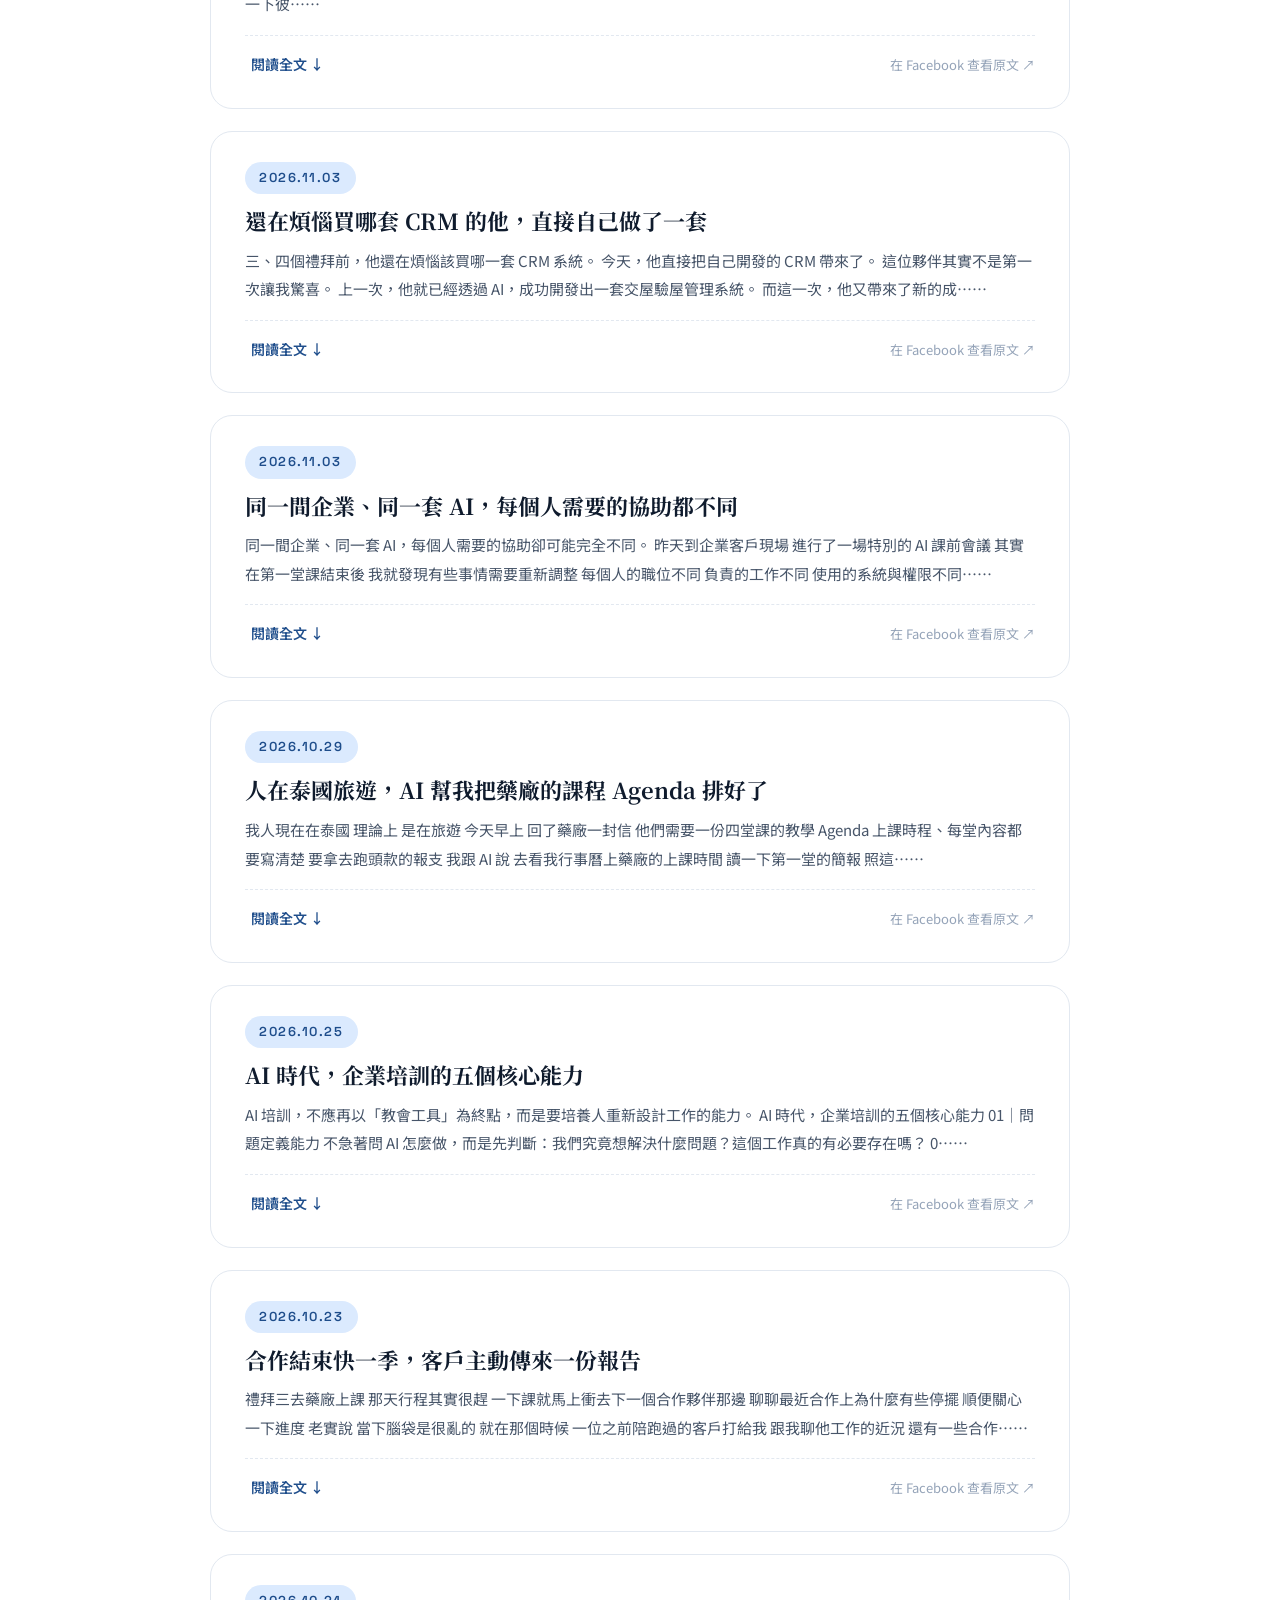
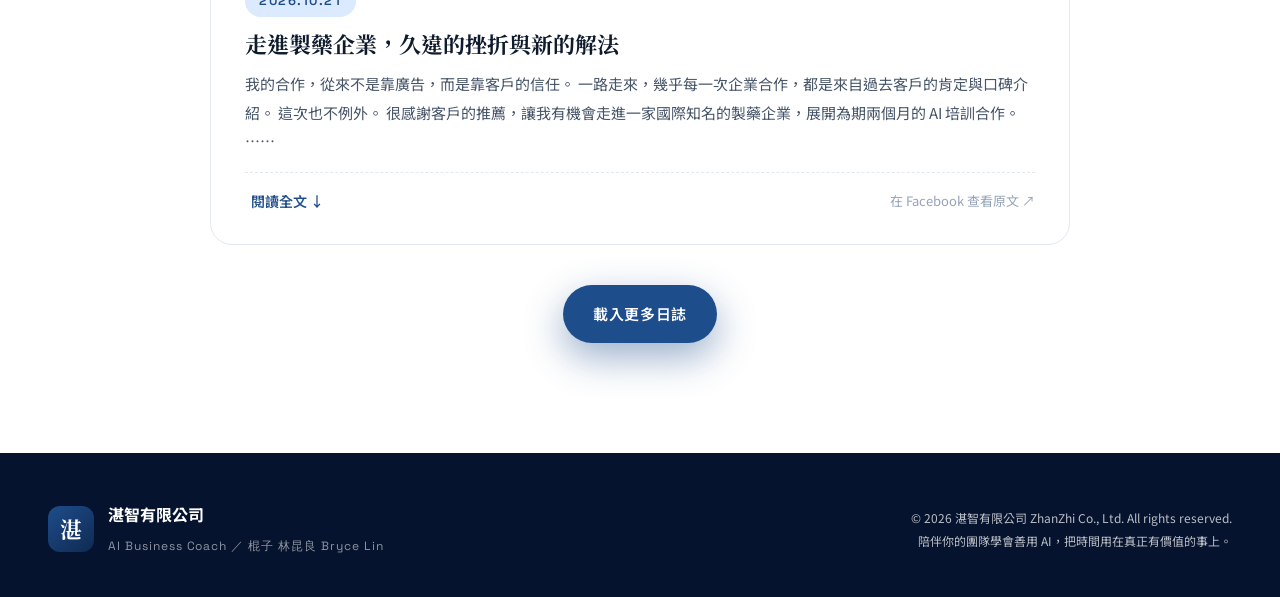
<file: journal.html>
<!DOCTYPE html>
<html lang="zh-Hant">
<head>
<meta charset="UTF-8" />
<meta name="viewport" content="width=device-width, initial-scale=1.0" />
<title>AI 工作日誌 ─ 湛智有限公司 ｜ 棍子 Bryce Lin</title>
<meta name="description" content="AI 企業教練棍子 (林昆良) 的工作日誌 ─ 記錄每一次企業輔導、課程現場、AI 工具實測與創業路上的思考。" />
<meta name="robots" content="index, follow" />
<link rel="canonical" href="https://khps05515.github.io/zhanzhi-site/journal.html" />
<meta property="og:type" content="website" />
<meta property="og:url" content="https://khps05515.github.io/zhanzhi-site/journal.html" />
<meta property="og:title" content="AI 工作日誌 ─ 湛智有限公司" />
<meta property="og:description" content="AI 企業教練棍子 (林昆良) 的工作日誌 ─ 記錄每一次企業輔導、課程現場、AI 工具實測與創業路上的思考。" />
<meta property="og:image" content="https://khps05515.github.io/zhanzhi-site/assets/media/image1.png" />
<meta property="og:locale" content="zh_TW" />
<script type="application/ld+json">
{
  "@context": "https://schema.org",
  "@type": "Blog",
  "name": "AI 工作日誌",
  "url": "https://khps05515.github.io/zhanzhi-site/journal.html",
  "description": "AI 企業教練棍子 (林昆良) 的工作日誌 ─ 記錄每一次企業輔導、課程現場、AI 工具實測與創業路上的思考。",
  "author": {
    "@type": "Person",
    "name": "林昆良",
    "alternateName": ["Bryce Lin", "棍子"]
  },
  "publisher": {
    "@type": "Organization",
    "name": "湛智有限公司"
  }
}
</script>

<link rel="preconnect" href="https://fonts.googleapis.com">
<link rel="preconnect" href="https://fonts.gstatic.com" crossorigin>
<link href="https://fonts.googleapis.com/css2?family=Noto+Sans+TC:wght@300;400;500;700;900&family=Noto+Serif+TC:wght@500;700;900&family=Cormorant+Garamond:ital,wght@0,400;0,600;1,500&family=Space+Grotesk:wght@400;500;700&display=swap" rel="stylesheet">

<link rel="stylesheet" href="styles.css?v=54" />
<style>
/* ===== Journal page specific ===== */
.journal-hero{
  background: var(--bg-deep);
  color:#fff;
  padding: 160px 0 80px;
  position:relative;overflow:hidden;
}
.journal-hero::before{
  content:"";position:absolute;inset:0;
  background:
    radial-gradient(ellipse at 20% 30%, rgba(30,77,139,.4) 0%, transparent 55%),
    radial-gradient(ellipse at 85% 75%, rgba(125,180,240,.16) 0%, transparent 50%);
}
.journal-hero .container{position:relative;z-index:1}
.journal-hero__title{
  font-family:var(--font-display);
  font-size: clamp(38px, 5vw, 64px);
  font-weight:700;line-height:1.15;
  margin:18px 0 16px;color:#fff;
}
.journal-hero__title em{
  font-style:italic;color:var(--gold);
  font-family:"Cormorant Garamond", var(--font-display);
}
.journal-hero__lead{
  font-size:17px;color:rgba(255,255,255,.8);
  max-width:640px;line-height:1.85;margin:0 0 30px;
}
.journal-hero .kicker{
  color:var(--gold);
  border-color: rgba(125,180,240,.35);
  background: rgba(125,180,240,.1);
}
.journal-hero__stats{
  display:flex;gap:40px;flex-wrap:wrap;
  padding-top:26px;border-top:1px solid rgba(255,255,255,.15);
}
.journal-hero__stats strong{
  font-family:var(--font-display);
  font-size:34px;color:var(--gold);display:block;line-height:1.1;
}
.journal-hero__stats span{font-size:13px;color:rgba(255,255,255,.7)}

.journal-body{background: var(--bg-cream); padding: 60px 0 110px}

.journal-filters{
  display:flex;gap:10px;flex-wrap:wrap;
  margin-bottom:38px;
  position:sticky;top:72px;z-index:5;
  background: color-mix(in srgb, var(--bg-cream) 94%, transparent);
  backdrop-filter: blur(10px);
  padding:12px 0;
}
.jfilter{
  padding:9px 20px;border-radius:999px;
  border:1.5px solid var(--line);
  background:#fff;color:var(--ink-soft);
  font-size:14px;font-weight:500;
  cursor:pointer;transition: all .2s;
}
.jfilter:hover{border-color:var(--brand);color:var(--brand)}
.jfilter.is-active{
  background:var(--brand);border-color:var(--brand);color:#fff;
}

.jlist{display:flex;flex-direction:column;gap:22px;max-width:860px;margin:0 auto}

.jcard{
  background:#fff;
  border:1px solid var(--line);
  border-radius:var(--radius);
  padding:30px 34px;
  transition: box-shadow .3s, border-color .3s, transform .3s;
  cursor:pointer;
}
.jcard:hover{
  border-color: color-mix(in srgb, var(--brand) 35%, var(--line));
  box-shadow: var(--shadow-md);
  transform: translateY(-2px);
}
.jcard__meta{
  display:flex;align-items:center;gap:14px;margin-bottom:12px;flex-wrap:wrap;
}
.jcard__date{
  font-family:var(--font-mono);
  font-size:13px;letter-spacing:.12em;
  color:var(--brand);font-weight:600;
  background: var(--peach);
  padding:5px 14px;border-radius:999px;
}
.jcard__title{
  font-family:var(--font-display);
  font-size:22px;font-weight:700;
  color:var(--ink);margin:0 0 10px;line-height:1.4;
}
.jcard__excerpt{
  font-size:15px;color:var(--ink-soft);line-height:1.9;margin:0;
}
.jcard__full{display:none;margin-top:6px}
.jcard.is-open .jcard__full{display:block}
.jcard.is-open .jcard__excerpt{display:none}
.jcard__full p{
  font-size:15.5px;color:var(--ink-soft);line-height:2;margin:0 0 14px;
}
.jcard__foot{
  display:flex;align-items:center;justify-content:space-between;
  margin-top:16px;padding-top:16px;
  border-top:1px dashed var(--line);
  flex-wrap:wrap;gap:10px;
}
.jcard__toggle{
  font-size:14px;font-weight:600;color:var(--brand);
  background:none;border:none;cursor:pointer;
  display:inline-flex;align-items:center;gap:6px;
}
.jcard__toggle:hover{text-decoration:underline}
.jcard__fb{
  font-size:13px;color:var(--ink-mute);
  display:inline-flex;align-items:center;gap:6px;
}
.jcard__fb:hover{color:var(--brand)}

.jempty{
  text-align:center;color:var(--ink-mute);
  padding:60px 0;font-size:15px;
}

.jmore{
  display:flex;justify-content:center;margin-top:40px;
}

@media (max-width: 720px){
  .journal-hero{padding: 130px 0 60px}
  .jcard{padding:24px 22px}
  .journal-filters{top:64px}
}
</style>
</head>
<body>

<!-- ====== Navigation ====== -->
<header class="nav is-stuck" id="nav">
  <div class="nav__inner">
    <a href="index.html" class="nav__brand">
      <span class="nav__mark">湛</span>
      <span class="nav__name">
        <span class="nav__name-zh">湛智有限公司</span>
        <span class="nav__name-en">AI BUSINESS COACH</span>
      </span>
    </a>
    <nav class="nav__links">
      <a href="index.html#about">關於棍子</a>
      <a href="index.html#services">合作模式</a>
      <a href="index.html#showcase">口碑見證</a>
      <a href="index.html#events">活動剪影</a>
      <a href="journal.html" style="color:var(--brand);font-weight:700">工作日誌</a>
      <a href="index.html#contact" class="nav__cta">立即聯繫</a>
    </nav>
    <button class="nav__menu" aria-label="開啟選單" id="navToggle">
      <span></span><span></span><span></span>
    </button>
  </div>
</header>

<!-- ====== Journal Hero ====== -->
<section class="journal-hero">
  <div class="container">
    <span class="kicker">WORK JOURNAL</span>
    <h1 class="journal-hero__title">AI 工作<em>日誌</em></h1>
    <p class="journal-hero__lead">
      這裡記錄了棍子成為 AI 企業教練以來的每一步 ─
      企業輔導現場、課程心得、AI 工具實測，以及創業路上的真實思考。
      像日記，也像一場持續進行的冒險。
    </p>
    <div class="journal-hero__stats">
      <div><strong id="statCount">─</strong><span>篇日誌</span></div>
      <div><strong id="statSpan">─</strong><span>持續記錄</span></div>
      <div><strong>每週更新</strong><span>來自 Facebook 第一線分享</span></div>
    </div>
  </div>
</section>

<!-- ====== Journal List ====== -->
<section class="journal-body">
  <div class="container">
    <div class="journal-filters" id="journalFilters">
      <button class="jfilter is-active" data-year="all">全部</button>
      <button class="jfilter" data-year="2026">2026</button>
      <button class="jfilter" data-year="2025">2025</button>
    </div>

    <div class="jlist" id="jlist"></div>
    <div class="jempty" id="jempty" style="display:none">這個年份還沒有日誌。</div>
    <div class="jmore" id="jmoreWrap" style="display:none">
      <button class="btn btn--primary" id="jmoreBtn">載入更多日誌</button>
    </div>
  </div>
</section>

<!-- ====== Footer ====== -->
<footer class="footer">
  <div class="container footer__inner">
    <div class="footer__brand">
      <span class="footer__mark">湛</span>
      <div>
        <strong>湛智有限公司</strong>
        <small>AI Business Coach ／ 棍子 林昆良 Bryce Lin</small>
      </div>
    </div>
    <div class="footer__meta">
      <small>© <span id="year"></span> 湛智有限公司 ZhanZhi Co., Ltd. All rights reserved.</small>
      <small>陪伴你的團隊學會善用 AI，把時間用在真正有價值的事上。</small>
    </div>
  </div>
</footer>

<script src="journal-data.js?v=171"></script>
<script>
(function () {
  'use strict';

  const PAGE_SIZE = 15;
  const listEl = document.getElementById('jlist');
  const emptyEl = document.getElementById('jempty');
  const moreWrap = document.getElementById('jmoreWrap');
  const moreBtn = document.getElementById('jmoreBtn');

  let activeYear = 'all';
  let shown = PAGE_SIZE;

  /* stats */
  document.getElementById('statCount').textContent = JOURNAL_POSTS.length;
  const dates = JOURNAL_POSTS.map(p => p.date).sort();
  const firstYearMonth = dates[0].slice(0, 7).replace('-', '/');
  document.getElementById('statSpan').textContent = firstYearMonth + ' 起';

  function fmtDate(d) {
    const [y, m, day] = d.split('-');
    return `${y}.${m}.${day}`;
  }

  function excerptOf(post) {
    const text = post.body.join(' ');
    return text.length > 110 ? text.slice(0, 110) + '……' : text;
  }

  function filtered() {
    if (activeYear === 'all') return JOURNAL_POSTS;
    return JOURNAL_POSTS.filter(p => p.date.startsWith(activeYear));
  }

  function render() {
    const posts = filtered();
    listEl.innerHTML = '';
    emptyEl.style.display = posts.length ? 'none' : 'block';

    posts.slice(0, shown).forEach(post => {
      const card = document.createElement('article');
      card.className = 'jcard';

      const fullParas = post.body.map(p => `<p>${escapeHtml(p)}</p>`).join('');
      card.innerHTML = `
        <div class="jcard__meta">
          <span class="jcard__date">${fmtDate(post.date)}</span>
        </div>
        <h2 class="jcard__title">${escapeHtml(post.title)}</h2>
        <p class="jcard__excerpt">${escapeHtml(excerptOf(post))}</p>
        <div class="jcard__full">${fullParas}</div>
        <div class="jcard__foot">
          <button class="jcard__toggle" type="button">閱讀全文 ↓</button>
          <a class="jcard__fb" href="${post.url}" target="_blank" rel="noopener" onclick="event.stopPropagation()">在 Facebook 查看原文 ↗</a>
        </div>
      `;

      const toggle = card.querySelector('.jcard__toggle');
      function flip(e) {
        if (e) e.stopPropagation();
        const open = card.classList.toggle('is-open');
        toggle.textContent = open ? '收合 ↑' : '閱讀全文 ↓';
        if (!open) card.scrollIntoView({ behavior: 'smooth', block: 'nearest' });
      }
      toggle.addEventListener('click', flip);
      card.addEventListener('click', (e) => {
        if (e.target.closest('a') || e.target.closest('button')) return;
        flip();
      });

      listEl.appendChild(card);
    });

    moreWrap.style.display = posts.length > shown ? 'flex' : 'none';
  }

  function escapeHtml(s) {
    return s.replace(/&/g, '&amp;').replace(/</g, '&lt;').replace(/>/g, '&gt;');
  }

  document.getElementById('journalFilters').addEventListener('click', (e) => {
    const btn = e.target.closest('.jfilter');
    if (!btn) return;
    document.querySelectorAll('.jfilter').forEach(b => b.classList.remove('is-active'));
    btn.classList.add('is-active');
    activeYear = btn.dataset.year;
    shown = PAGE_SIZE;
    render();
    window.scrollTo({ top: document.querySelector('.journal-body').offsetTop - 80, behavior: 'smooth' });
  });

  moreBtn.addEventListener('click', () => {
    shown += PAGE_SIZE;
    render();
  });

  /* mobile menu */
  const navToggle = document.getElementById('navToggle');
  const navLinks = document.querySelector('.nav__links');
  if (navToggle && navLinks) {
    navToggle.addEventListener('click', () => navLinks.classList.toggle('is-open'));
  }

  document.getElementById('year').textContent = new Date().getFullYear();

  render();
})();
</script>
</body>
</html>
</file>
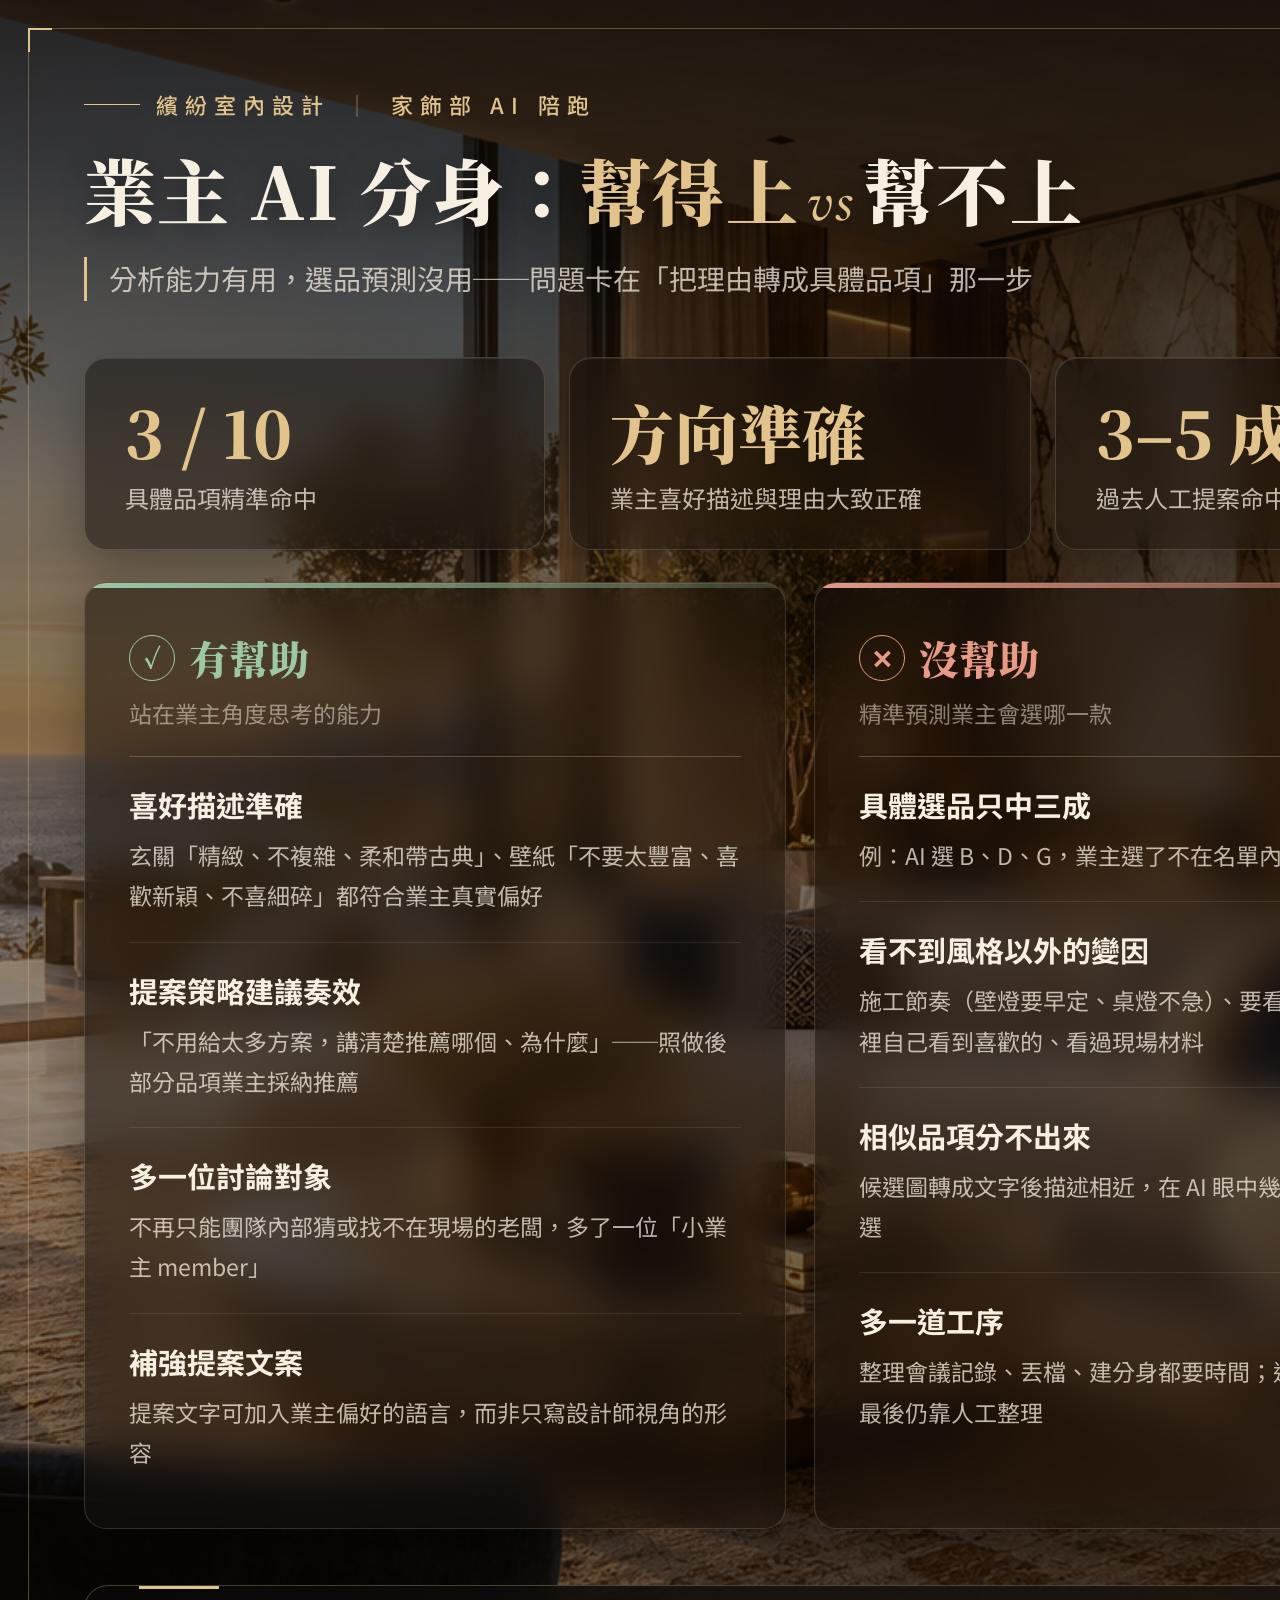
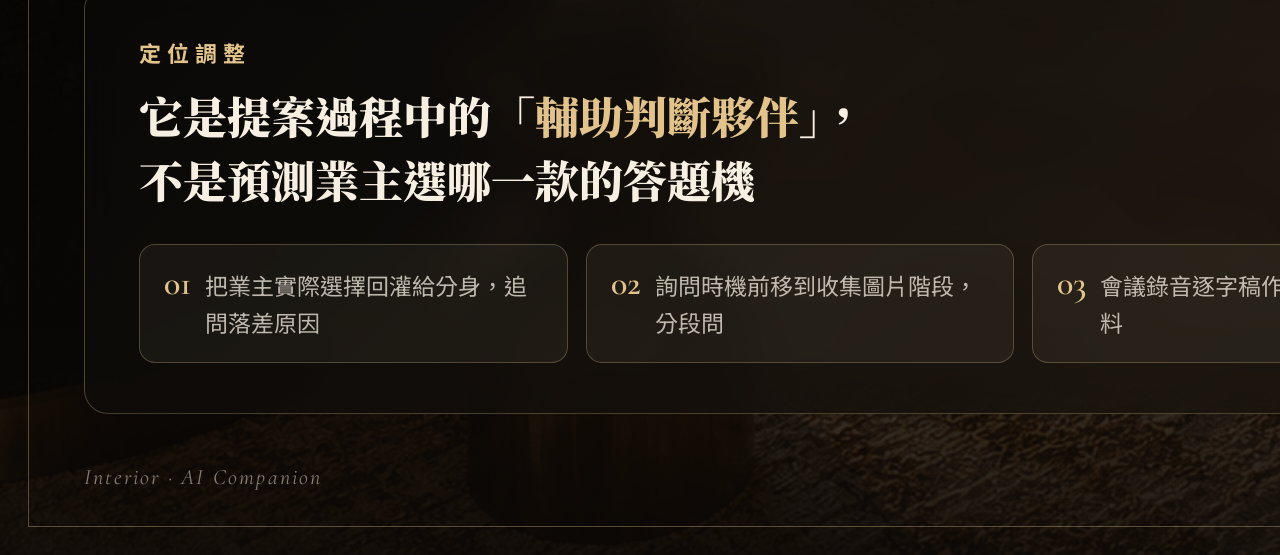
<file: infographics/01-ai-avatar-help.html>
<!DOCTYPE html>
<html lang="zh-Hant">
<head>
<meta charset="UTF-8">
<title>業主 AI 分身：幫得上 vs 幫不上</title>
<link rel="stylesheet" href="style.css">
<style>
  .stats { display: grid; grid-template-columns: repeat(3, 1fr); gap: 24px; }
  .stat { padding: 38px 40px 34px; }
  .stat .num {
    font-family: 'Noto Serif TC', serif; font-weight: 900; font-size: 64px; line-height: 1.1; color: var(--gold);
  }
  .stat .cap { margin-top: 14px; font-size: 24px; color: var(--cream-dim); }

  .compare { display: grid; grid-template-columns: 1fr 1fr; gap: 28px; margin-top: 32px; }
  .col { padding: 46px 44px 30px; position: relative; overflow: hidden; }
  .col::before { content: ''; position: absolute; left: 0; top: 0; right: 0; height: 5px; }
  .col.good::before { background: linear-gradient(90deg, var(--good), rgba(156,201,164,0.2)); }
  .col.bad::before { background: linear-gradient(90deg, var(--bad), rgba(231,154,134,0.2)); }
  .col h2 { font-family: 'Noto Serif TC', serif; font-size: 40px; font-weight: 900; display: flex; align-items: center; gap: 14px; }
  .col.good h2 { color: var(--good); }
  .col.bad h2 { color: var(--bad); }
  .col h2 .ic {
    width: 46px; height: 46px; border-radius: 50%; display: grid; place-items: center;
    font-size: 26px; border: 1.5px solid currentColor;
  }
  .col .lead { margin-top: 10px; font-size: 23px; color: var(--cream-faint); padding-bottom: 26px; border-bottom: 1px solid var(--line); }
  .item { padding: 26px 0; border-bottom: 1px solid rgba(255,236,205,0.1); }
  .item:last-child { border-bottom: 0; }
  .item h3 { font-size: 29px; font-weight: 700; }
  .item p { margin-top: 10px; font-size: 23px; line-height: 1.75; color: var(--cream-dim); }

  .steps { display: grid; grid-template-columns: repeat(3, 1fr); gap: 18px; margin-top: 32px; }
  .step {
    border: 1px solid var(--line); border-radius: 16px; padding: 22px 24px;
    background: rgba(255,240,215,0.05); font-size: 23px; line-height: 1.6; color: var(--cream-dim);
    display: flex; gap: 14px;
  }
  .step b { font-family: 'Cormorant Garamond', serif; font-size: 34px; color: var(--gold); line-height: 1; font-weight: 600; }
</style>
</head>
<body>
<div class="poster">
  <div class="frame"></div>

  <div class="eyebrow"><span class="rule"></span>繽紛室內設計<span class="sep">｜</span>家飾部 AI 陪跑</div>
  <h1>業主 AI 分身：<em>幫得上</em><span class="vs">vs</span>幫不上</h1>
  <p class="subtitle">分析能力有用，選品預測沒用──問題卡在「把理由轉成具體品項」那一步</p>

  <div class="section-gap"></div>

  <div class="stats">
    <div class="glass stat"><div class="num">3 / 10</div><div class="cap">具體品項精準命中</div></div>
    <div class="glass stat"><div class="num">方向準確</div><div class="cap">業主喜好描述與理由大致正確</div></div>
    <div class="glass stat"><div class="num">3–5 成</div><div class="cap">過去人工提案命中率（參考）</div></div>
  </div>

  <div class="compare">
    <div class="glass col good">
      <h2><span class="ic">✓</span>有幫助</h2>
      <p class="lead">站在業主角度思考的能力</p>
      <div class="item"><h3>喜好描述準確</h3><p>玄關「精緻、不複雜、柔和帶古典」、壁紙「不要太豐富、喜歡新穎、不喜細碎」都符合業主真實偏好</p></div>
      <div class="item"><h3>提案策略建議奏效</h3><p>「不用給太多方案，講清楚推薦哪個、為什麼」──照做後部分品項業主採納推薦</p></div>
      <div class="item"><h3>多一位討論對象</h3><p>不再只能團隊內部猜或找不在現場的老闆，多了一位「小業主 member」</p></div>
      <div class="item"><h3>補強提案文案</h3><p>提案文字可加入業主偏好的語言，而非只寫設計師視角的形容</p></div>
    </div>
    <div class="glass col bad">
      <h2><span class="ic">✕</span>沒幫助</h2>
      <p class="lead">精準預測業主會選哪一款</p>
      <div class="item"><h3>具體選品只中三成</h3><p>例：AI 選 B、D、G，業主選了不在名單內的 C</p></div>
      <div class="item"><h3>看不到風格以外的變因</h3><p>施工節奏（壁燈要早定、桌燈不急）、要看實體才放心、在店裡自己看到喜歡的、看過現場材料</p></div>
      <div class="item"><h3>相似品項分不出來</h3><p>候選圖轉成文字後描述相近，在 AI 眼中幾乎長一樣，只能硬選</p></div>
      <div class="item"><h3>多一道工序</h3><p>整理會議記錄、丟檔、建分身都要時間；這次錄音檔卡關，最後仍靠人工整理</p></div>
    </div>
  </div>

  <div class="section-gap"></div>

  <div class="verdict">
    <div class="label">定位調整</div>
    <div class="big">它是提案過程中的「<span style="color:var(--gold)">輔助判斷夥伴</span>」，<br>不是預測業主選哪一款的答題機</div>
    <div class="steps">
      <div class="step"><b>01</b><span>把業主實際選擇回灌給分身，追問落差原因</span></div>
      <div class="step"><b>02</b><span>詢問時機前移到收集圖片階段，分段問</span></div>
      <div class="step"><b>03</b><span>會議錄音逐字稿作為完整背景資料</span></div>
    </div>
  </div>

  <div class="footer"><span class="mark">Interior · AI Companion</span><span><span class="brand">湛智</span>｜棍子教練</span></div>
</div>
</body>
</html>
</file>
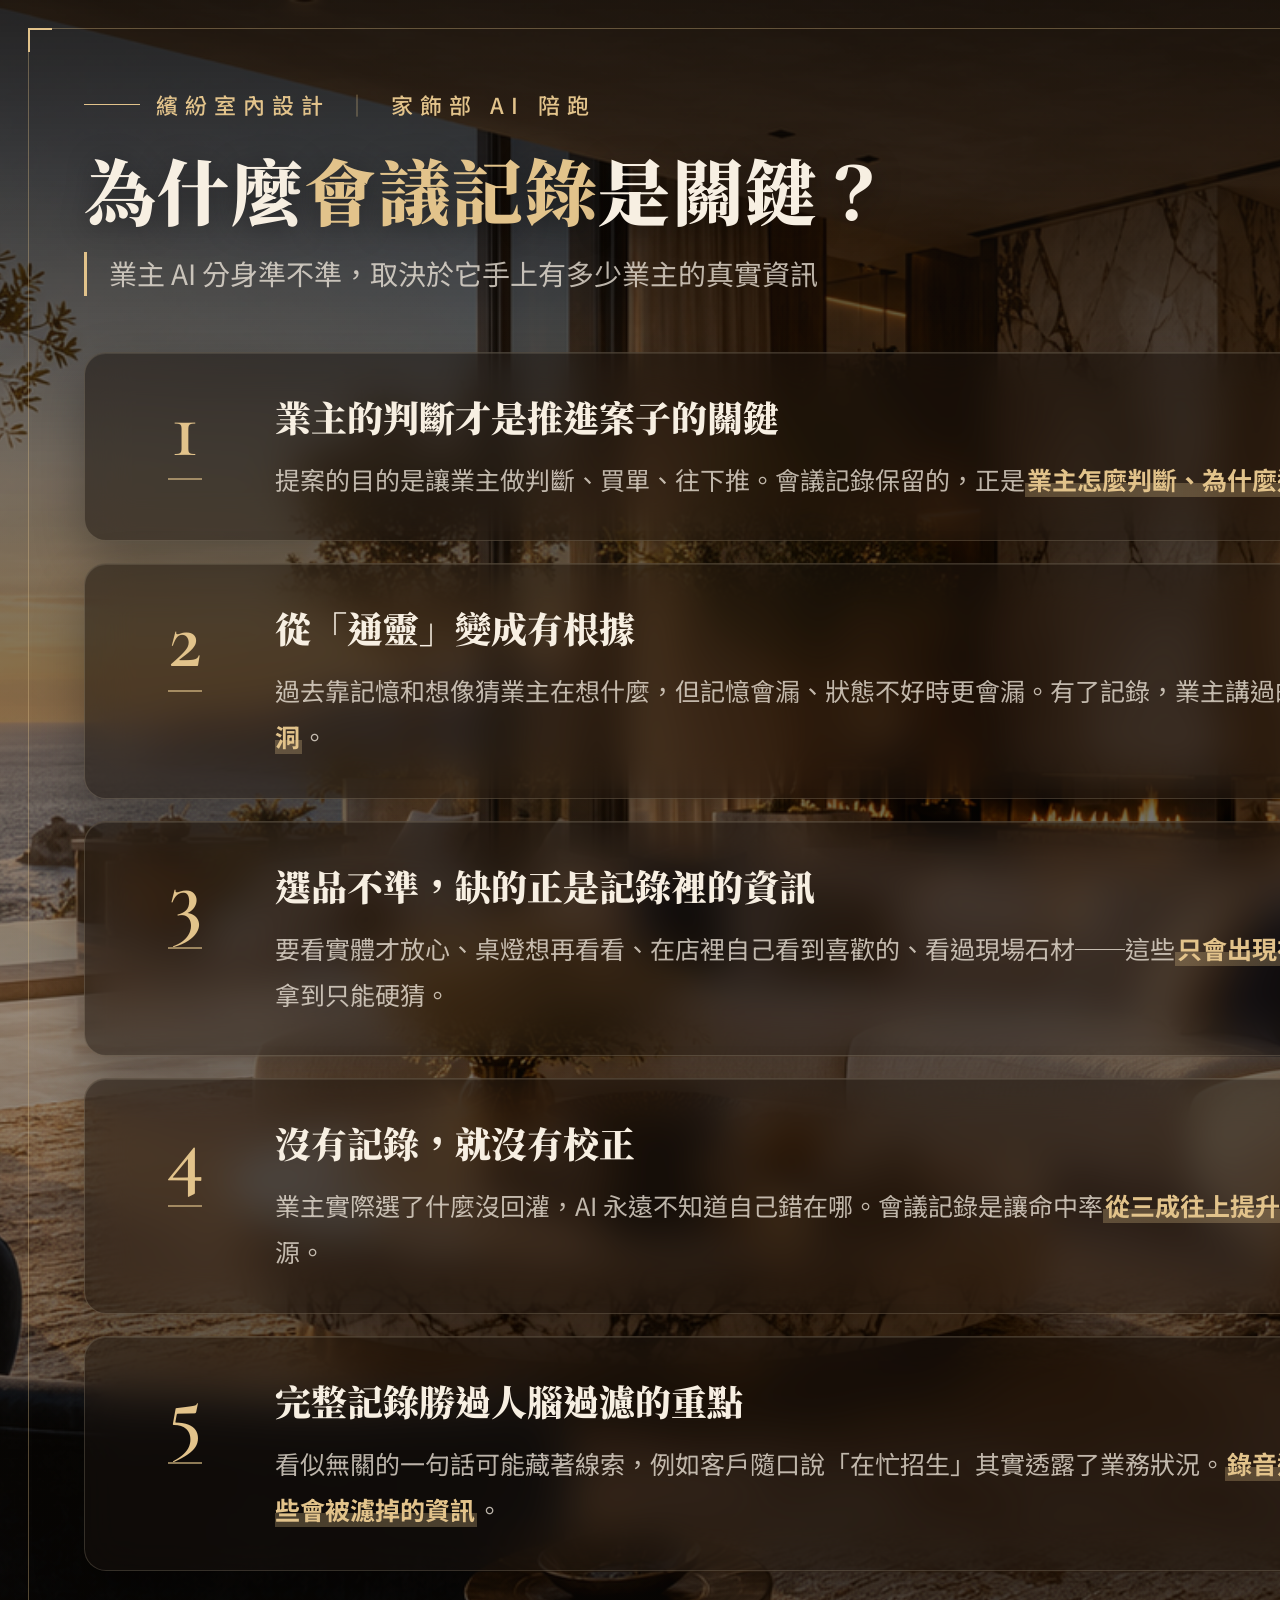
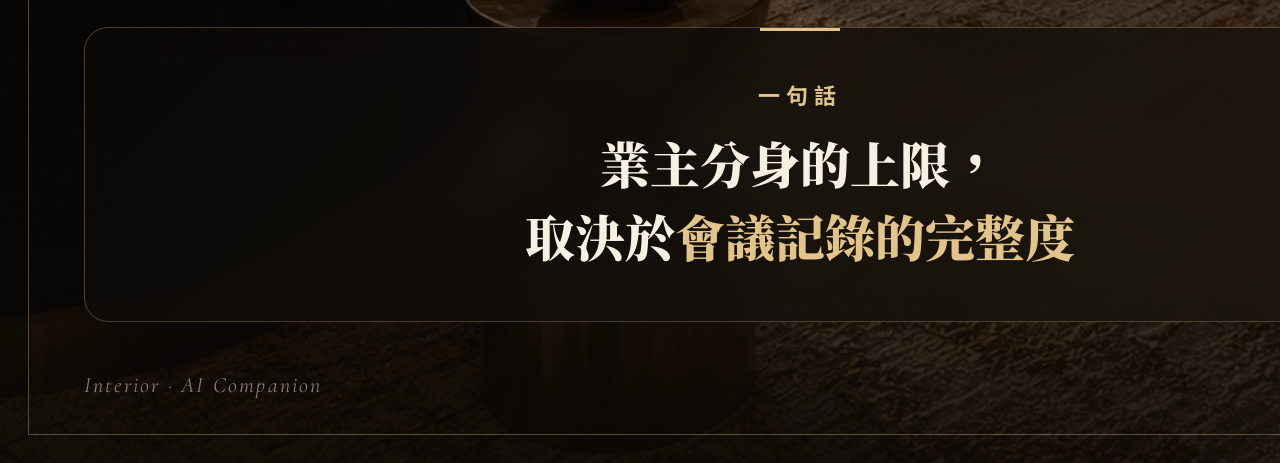
<file: infographics/02-meeting-notes.html>
<!DOCTYPE html>
<html lang="zh-Hant">
<head>
<meta charset="UTF-8">
<title>為什麼會議記錄是關鍵</title>
<link rel="stylesheet" href="style.css">
<style>
  .list { display: flex; flex-direction: column; gap: 22px; }
  .row { display: grid; grid-template-columns: 120px 1fr; gap: 30px; padding: 38px 48px 38px 40px; align-items: start; }
  .row .n {
    font-family: 'Cormorant Garamond', serif; font-weight: 600; font-size: 84px; line-height: 0.9;
    color: var(--gold); text-align: center; position: relative; padding-bottom: 14px;
  }
  .row .n::after { content: ''; position: absolute; left: 50%; bottom: 0; width: 34px; height: 2px; background: var(--gold); transform: translateX(-50%); opacity: 0.6; }
  .row h3 { font-family: 'Noto Serif TC', serif; font-size: 36px; font-weight: 900; }
  .row p { margin-top: 14px; font-size: 25px; line-height: 1.85; color: var(--cream-dim); }
  .verdict { text-align: center; }
  .verdict::before { left: 50%; transform: translateX(-50%); }
  .verdict .big { font-size: 50px; }
</style>
</head>
<body>
<div class="poster">
  <div class="frame"></div>

  <div class="eyebrow"><span class="rule"></span>繽紛室內設計<span class="sep">｜</span>家飾部 AI 陪跑</div>
  <h1>為什麼<em>會議記錄</em>是關鍵？</h1>
  <p class="subtitle">業主 AI 分身準不準，取決於它手上有多少業主的真實資訊</p>

  <div class="section-gap"></div>

  <div class="list">
    <div class="glass row"><div class="n">1</div><div><h3>業主的判斷才是推進案子的關鍵</h3><p>提案的目的是讓業主做判斷、買單、往下推。會議記錄保留的，正是<span class="hl">業主怎麼判斷、為什麼這樣判斷</span>。</p></div></div>
    <div class="glass row"><div class="n">2</div><div><h3>從「通靈」變成有根據</h3><p>過去靠記憶和想像猜業主在想什麼，但記憶會漏、狀態不好時更會漏。有了記錄，業主講過的話<span class="hl">不會變成黑洞</span>。</p></div></div>
    <div class="glass row"><div class="n">3</div><div><h3>選品不準，缺的正是記錄裡的資訊</h3><p>要看實體才放心、桌燈想再看看、在店裡自己看到喜歡的、看過現場石材──這些<span class="hl">只會出現在會議裡</span>，AI 沒拿到只能硬猜。</p></div></div>
    <div class="glass row"><div class="n">4</div><div><h3>沒有記錄，就沒有校正</h3><p>業主實際選了什麼沒回灌，AI 永遠不知道自己錯在哪。會議記錄是讓命中率<span class="hl">從三成往上提升</span>的唯一回饋來源。</p></div></div>
    <div class="glass row"><div class="n">5</div><div><h3>完整記錄勝過人腦過濾的重點</h3><p>看似無關的一句話可能藏著線索，例如客戶隨口說「在忙招生」其實透露了業務狀況。<span class="hl">錄音逐字稿能保留這些會被濾掉的資訊</span>。</p></div></div>
  </div>

  <div class="section-gap"></div>

  <div class="verdict">
    <div class="label">一句話</div>
    <div class="big">業主分身的上限，<br>取決於<span style="color:var(--gold)">會議記錄的完整度</span></div>
  </div>

  <div class="footer"><span class="mark">Interior · AI Companion</span><span><span class="brand">湛智</span>｜棍子教練</span></div>
</div>
</body>
</html>
</file>
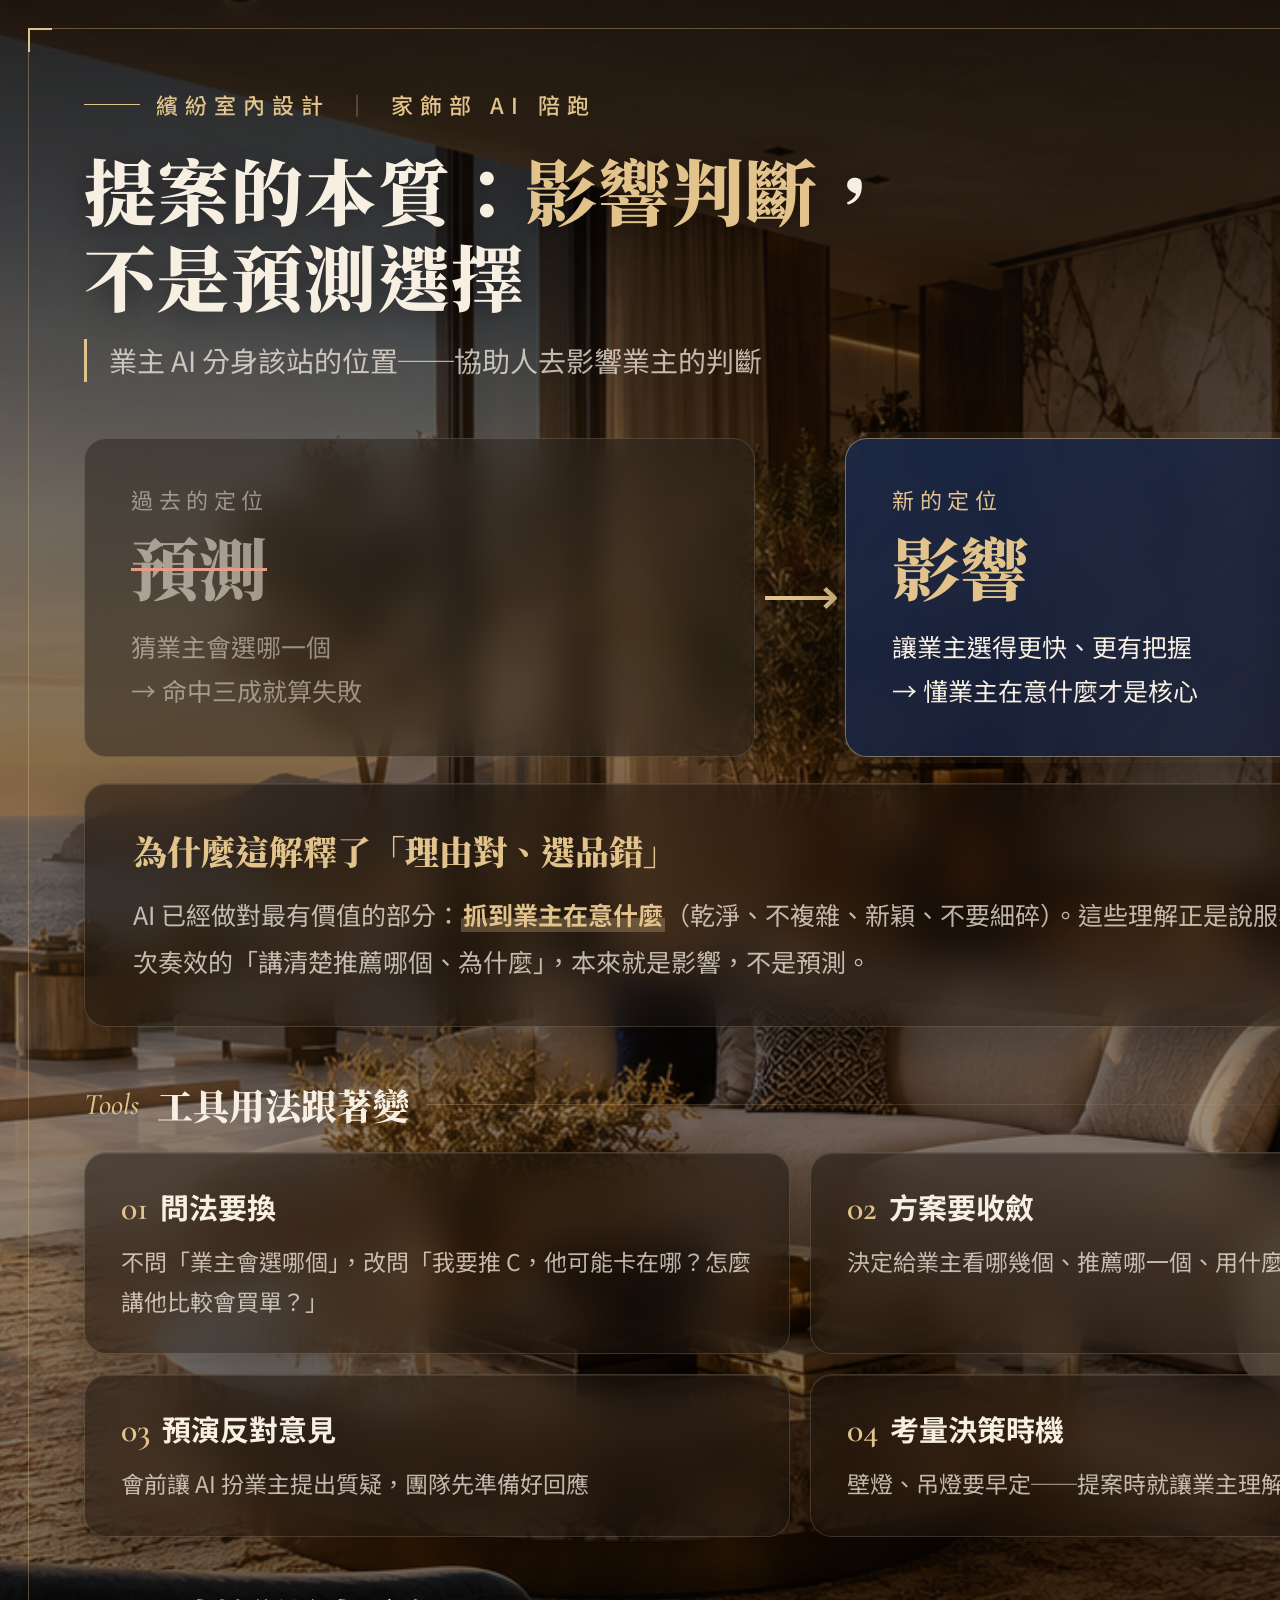
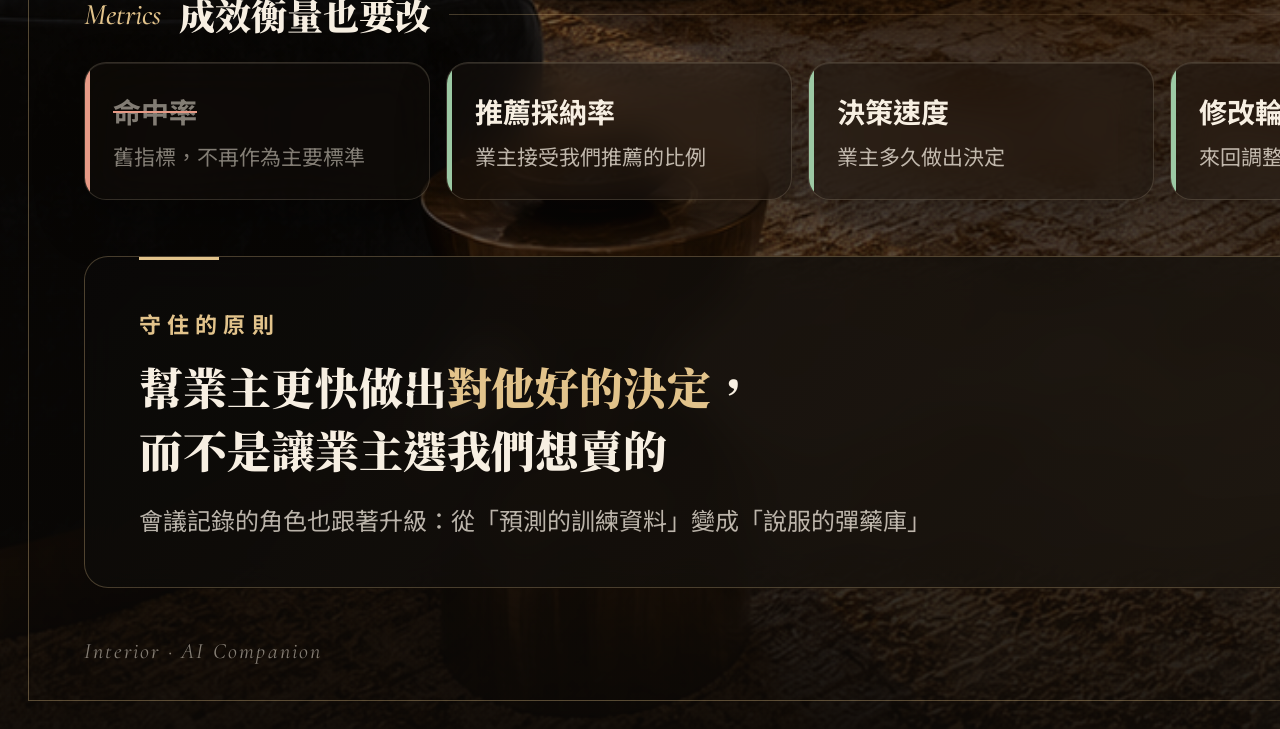
<file: infographics/03-influence-not-predict.html>
<!DOCTYPE html>
<html lang="zh-Hant">
<head>
<meta charset="UTF-8">
<title>提案的本質：影響判斷</title>
<link rel="stylesheet" href="style.css">
<style>
  .shift { display: grid; grid-template-columns: 1fr 90px 1fr; align-items: stretch; }
  .pos { padding: 44px 46px; border-radius: 22px; }
  .pos .tag { font-size: 22px; letter-spacing: 0.25em; }
  .pos .word { font-family: 'Noto Serif TC', serif; font-weight: 900; font-size: 68px; margin-top: 10px; line-height: 1.2; }
  .pos p { margin-top: 18px; font-size: 25px; line-height: 1.75; }
  .pos.old { background: rgba(40,34,28,0.5); backdrop-filter: blur(18px); -webkit-backdrop-filter: blur(18px); border: 1px solid rgba(255,236,205,0.14); }
  .pos.old .tag, .pos.old p { color: var(--cream-faint); }
  .pos.old .word { color: rgba(247,239,226,0.55); text-decoration: line-through; text-decoration-thickness: 3px; text-decoration-color: var(--bad); }
  .pos.new {
    background: linear-gradient(140deg, rgba(28,42,74,0.9), rgba(20,28,52,0.82));
    backdrop-filter: blur(18px); -webkit-backdrop-filter: blur(18px);
    border: 1px solid rgba(226,195,139,0.5);
    box-shadow: 0 24px 60px rgba(0,0,0,0.4), 0 0 0 6px rgba(226,195,139,0.08);
  }
  .pos.new .tag { color: var(--gold); }
  .pos.new .word { color: var(--gold); }
  .pos.new p { color: var(--cream); }
  .arrow { display: grid; place-items: center; font-size: 54px; color: var(--gold); font-family: 'Cormorant Garamond', serif; }

  .why { padding: 42px 48px; margin-top: 26px; }
  .why h3 { font-family: 'Noto Serif TC', serif; font-size: 34px; font-weight: 900; color: var(--gold); }
  .why p { margin-top: 16px; font-size: 25px; line-height: 1.85; color: var(--cream-dim); }

  .h2 {
    font-family: 'Noto Serif TC', serif; font-size: 36px; font-weight: 900; margin: 52px 0 22px;
    display: flex; align-items: center; gap: 18px;
  }
  .h2::after { content: ''; flex: 1; height: 1px; background: linear-gradient(90deg, var(--line), transparent); }
  .h2 .k { font-family: 'Cormorant Garamond', serif; font-style: italic; color: var(--gold); font-weight: 500; font-size: 30px; }

  .grid2 { display: grid; grid-template-columns: 1fr 1fr; gap: 20px; }
  .tool { padding: 32px 36px; }
  .tool h4 { font-size: 29px; font-weight: 700; display: flex; gap: 12px; align-items: baseline; }
  .tool h4 b { font-family: 'Cormorant Garamond', serif; color: var(--gold); font-size: 34px; font-weight: 600; }
  .tool p { margin-top: 12px; font-size: 23px; line-height: 1.75; color: var(--cream-dim); }

  .metrics { display: grid; grid-template-columns: repeat(4, 1fr); gap: 16px; }
  .m { padding: 28px 28px; position: relative; overflow: hidden; }
  .m::before { content: ''; position: absolute; left: 0; top: 0; bottom: 0; width: 5px; background: var(--good); }
  .m h4 { font-size: 28px; font-weight: 700; }
  .m p { margin-top: 10px; font-size: 21px; color: var(--cream-dim); }
  .m.off::before { background: var(--bad); }
  .m.off { background: rgba(24,19,14,0.35); }
  .m.off h4 { color: var(--cream-faint); text-decoration: line-through; text-decoration-color: var(--bad); }
  .m.off p { color: var(--cream-faint); }

  .verdict .note { margin-top: 20px; font-size: 24px; color: var(--cream-dim); }
</style>
</head>
<body>
<div class="poster">
  <div class="frame"></div>

  <div class="eyebrow"><span class="rule"></span>繽紛室內設計<span class="sep">｜</span>家飾部 AI 陪跑</div>
  <h1>提案的本質：<em>影響判斷</em>，<br>不是預測選擇</h1>
  <p class="subtitle">業主 AI 分身該站的位置──協助人去影響業主的判斷</p>

  <div class="section-gap"></div>

  <div class="shift">
    <div class="pos old"><div class="tag">過去的定位</div><div class="word">預測</div><p>猜業主會選哪一個<br>→ 命中三成就算失敗</p></div>
    <div class="arrow">⟶</div>
    <div class="pos new"><div class="tag">新的定位</div><div class="word">影響</div><p>讓業主選得更快、更有把握<br>→ 懂業主在意什麼才是核心</p></div>
  </div>

  <div class="glass why">
    <h3>為什麼這解釋了「理由對、選品錯」</h3>
    <p>AI 已經做對最有價值的部分：<span class="hl">抓到業主在意什麼</span>（乾淨、不複雜、新穎、不要細碎）。這些理解正是說服業主的材料。上次奏效的「講清楚推薦哪個、為什麼」，本來就是影響，不是預測。</p>
  </div>

  <div class="h2"><span class="k">Tools</span>工具用法跟著變</div>
  <div class="grid2">
    <div class="glass tool"><h4><b>01</b>問法要換</h4><p>不問「業主會選哪個」，改問「我要推 C，他可能卡在哪？怎麼講他比較會買單？」</p></div>
    <div class="glass tool"><h4><b>02</b>方案要收斂</h4><p>決定給業主看哪幾個、推薦哪一個、用什麼順序呈現</p></div>
    <div class="glass tool"><h4><b>03</b>預演反對意見</h4><p>會前讓 AI 扮業主提出質疑，團隊先準備好回應</p></div>
    <div class="glass tool"><h4><b>04</b>考量決策時機</h4><p>壁燈、吊燈要早定──提案時就讓業主理解為什麼現在要決定</p></div>
  </div>

  <div class="h2"><span class="k">Metrics</span>成效衡量也要改</div>
  <div class="metrics">
    <div class="glass m off"><h4>命中率</h4><p>舊指標，不再作為主要標準</p></div>
    <div class="glass m"><h4>推薦採納率</h4><p>業主接受我們推薦的比例</p></div>
    <div class="glass m"><h4>決策速度</h4><p>業主多久做出決定</p></div>
    <div class="glass m"><h4>修改輪數</h4><p>來回調整幾次</p></div>
  </div>

  <div class="section-gap"></div>

  <div class="verdict">
    <div class="label">守住的原則</div>
    <div class="big">幫業主更快做出<span style="color:var(--gold)">對他好的決定</span>，<br>而不是讓業主選我們想賣的</div>
    <div class="note">會議記錄的角色也跟著升級：從「預測的訓練資料」變成「說服的彈藥庫」</div>
  </div>

  <div class="footer"><span class="mark">Interior · AI Companion</span><span><span class="brand">湛智</span>｜棍子教練</span></div>
</div>
</body>
</html>
</file>
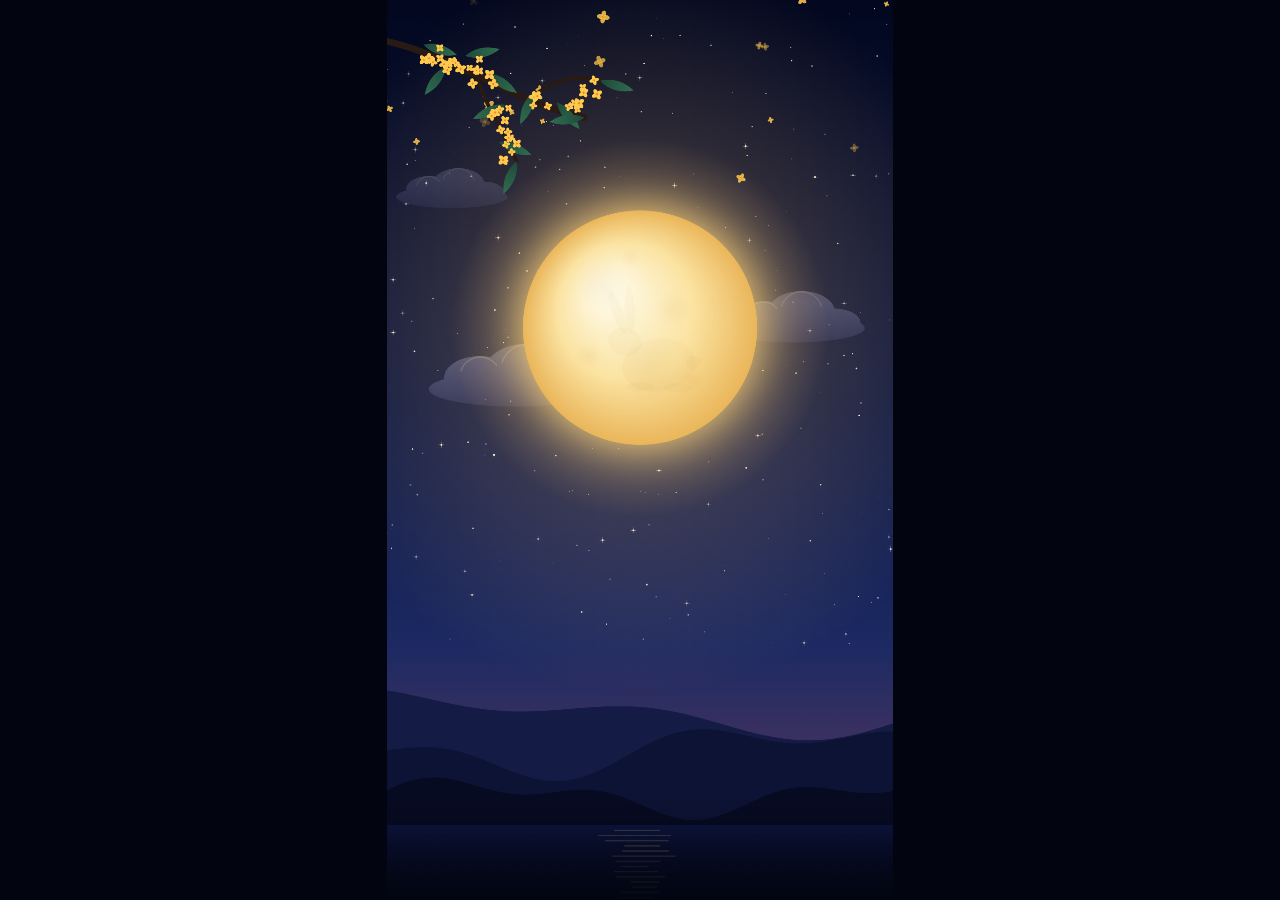
<file: assets/events/mid-autumn-2026/mid-autumn-2026.html>
<!doctype html><html lang="zh-Hant"><head><meta charset="utf-8"><meta name="viewport" content="width=device-width,initial-scale=1">
<title>中秋節快樂 2026</title>
<style>
@font-face{font-family:NSerif;font-weight:900;src:url([data-uri]) format('woff');}
@font-face{font-family:NSerif;font-weight:500;src:url([data-uri]) format('woff');}
html,body{margin:0;height:100%;background:#02040f;display:flex;align-items:center;justify-content:center;overflow:hidden}
canvas{height:100vh;max-width:100vw;aspect-ratio:9/16;object-fit:contain}
</style></head><body><canvas id="c"></canvas>
<script>(function(){
const W=1080,H=1920,DUR=10;
const cv=document.getElementById('c'),ctx=cv.getContext('2d');
cv.width=W;cv.height=H;
const sheenC=document.createElement('canvas');sheenC.width=W;sheenC.height=240;
// seeded rng
function rng(s){return function(){s|=0;s=s+0x6D2B79F5|0;let t=Math.imul(s^s>>>15,1|s);t=t+Math.imul(t^t>>>7,61|t)^t;return((t^t>>>14)>>>0)/4294967296;}}
const R=rng(20260925);
const clamp=(x,a=0,b=1)=>Math.max(a,Math.min(b,x));
const prog=(t,a,b)=>clamp((t-a)/(b-a));
const eOut=x=>1-Math.pow(1-x,3), eInOut=x=>x<.5?4*x*x*x:1-Math.pow(-2*x+2,3)/2;
const eBack=x=>{const c1=1.4,c3=c1+1;return 1+c3*Math.pow(x-1,3)+c1*Math.pow(x-1,2);};

const stars=[...Array(260)].map(()=>({x:R()*W,y:R()*H*0.72,r:R()*1.8+0.4,p:R()*6.28,s:R()*2+1}));
const lanterns=[...Array(13)].map((_,i)=>{const sz=0.35+R()*0.6;const side=R()<0.5;const x=sz>0.55?(side?50+R()*260:770+R()*260):80+R()*920;return{x,t0:2.0+R()*3.4,sp:170+R()*120,sz,sw:R()*6.28,amp:12+R()*22};});
lanterns.sort((a,b)=>a.sz-b.sz);
const petals=[...Array(70)].map(()=>({x:R()*W*1.2-60,y0:-60-R()*1400,sp:90+R()*110,rot:R()*6.28,vr:(R()-.5)*3,sw:R()*6.28,sz:5+R()*7,t0:0.6+R()*1.5}));
const craters=[[-80,-90,55,.10],[70,-40,38,.08],[20,90,70,.07],[-110,60,30,.09],[110,110,26,.08],[-20,-150,22,.07]];

function sky(t){
  const g=ctx.createLinearGradient(0,0,0,H);
  g.addColorStop(0,'#030820');g.addColorStop(.45,'#0b1845');g.addColorStop(.72,'#1d2a63');g.addColorStop(.82,'#3a3160');g.addColorStop(1,'#0a0f2a');
  ctx.fillStyle=g;ctx.fillRect(0,0,W,H);
  for(const s of stars){
    const a=(0.35+0.65*(0.5+0.5*Math.sin(t*s.s+s.p)))*clamp(t/1.2+0.25);
    ctx.globalAlpha=a;ctx.fillStyle='#fff6dd';
    ctx.beginPath();ctx.arc(s.x,s.y,s.r,0,6.283);ctx.fill();
    if(s.r>1.9){ctx.globalAlpha=a*.5;ctx.fillRect(s.x-s.r*3,s.y-.5,s.r*6,1);ctx.fillRect(s.x-.5,s.y-s.r*3,1,s.r*6);}
  }
  ctx.globalAlpha=1;
}
function moonPos(t){const p=eOut(prog(t,0,2.8));return{x:540,y:2150+(640-2150)*p};}
function moon(t){
  const {x,y}=moonPos(t),r=250;
  const pulse=1+0.03*Math.sin(t*2.2);
  // halo
  let g=ctx.createRadialGradient(x,y,r*.8,x,y,r*3.2*pulse);
  g.addColorStop(0,'rgba(255,214,130,0.55)');g.addColorStop(.35,'rgba(255,190,100,0.16)');g.addColorStop(1,'rgba(255,190,100,0)');
  ctx.fillStyle=g;ctx.fillRect(0,0,W,H);
  // body
  g=ctx.createRadialGradient(x-70,y-80,20,x,y,r);
  g.addColorStop(0,'#fffbe8');g.addColorStop(.55,'#fbe3a1');g.addColorStop(1,'#eab65a');
  ctx.save();ctx.shadowColor='rgba(255,210,120,0.9)';ctx.shadowBlur=90;
  ctx.fillStyle=g;ctx.beginPath();ctx.arc(x,y,r,0,6.283);ctx.fill();ctx.restore();
  ctx.save();ctx.beginPath();ctx.arc(x,y,r,0,6.283);ctx.clip();
  for(const [cx,cy,cr,a] of craters){
    const cg=ctx.createRadialGradient(x+cx,y+cy,0,x+cx,y+cy,cr);
    cg.addColorStop(0,`rgba(200,140,60,${a})`);cg.addColorStop(1,'rgba(200,140,60,0)');
    ctx.fillStyle=cg;ctx.beginPath();ctx.arc(x+cx,y+cy,cr,0,6.283);ctx.fill();
  }
  // jade rabbit
  const ra=0.2*clamp(prog(t,1.6,3));
  ctx.fillStyle=`rgba(176,112,40,${ra})`;
  ctx.translate(x+30,y+40);
  const el=(ex,ey,rx,ry,rot)=>{ctx.beginPath();ctx.ellipse(ex,ey,rx,ry,rot,0,6.283);ctx.fill();};
  el(10,40,78,56,-.15);el(-62,-10,36,30,.2);el(-78,-72,11,48,-.35);el(-52,-78,11,50,-.05);el(84,34,16,14,0);el(-30,86,30,10,0);el(50,88,30,10,0);
  ctx.restore();
}
function hills(t){
  const layers=[{y:1520,a:60,c:'#141c45',f:.004,o:1.3},{y:1600,a:70,c:'#0d1334',f:.0055,o:3.1},{y:1700,a:50,c:'#070b22',f:.007,o:0.2}];
  for(const L of layers){
    ctx.fillStyle=L.c;ctx.beginPath();ctx.moveTo(0,H);
    for(let x=0;x<=W;x+=10){const yy=L.y-L.a*(0.6*Math.sin(x*L.f+L.o)+0.4*Math.sin(x*L.f*2.3+L.o*2));ctx.lineTo(x,yy);}
    ctx.lineTo(W,H);ctx.fill();
  }
  // lake with moon reflection
  const ly=1760;
  const lg=ctx.createLinearGradient(0,ly,0,H);lg.addColorStop(0,'#0d1640');lg.addColorStop(1,'#040716');
  ctx.fillStyle=lg;ctx.fillRect(0,ly,W,H-ly);
  const m=moonPos(t),vis=clamp(prog(t,1.2,2.8));
  for(let i=0;i<14;i++){
    const yy=ly+10+i*11,w=(170-i*7)*(0.75+0.25*Math.sin(t*3+i*1.7));
    ctx.fillStyle=`rgba(255,215,140,${(0.55-i*0.03)*vis})`;
    ctx.fillRect(m.x-w/2+Math.sin(t*2+i)*12,yy,w,3);
  }
}
function cloud(cx,cy,s,a){
  ctx.save();ctx.translate(cx,cy);ctx.scale(s,s);ctx.globalAlpha=a;
  const g=ctx.createLinearGradient(0,-60,0,40);g.addColorStop(0,'rgba(120,130,190,0.85)');g.addColorStop(1,'rgba(40,50,110,0.9)');
  ctx.fillStyle=g;ctx.beginPath();
  ctx.ellipse(0,0,170,34,0,0,6.283);ctx.ellipse(-70,-22,70,42,0,0,6.283);ctx.ellipse(20,-36,80,52,0,0,6.283);ctx.ellipse(100,-12,60,34,0,0,6.283);
  ctx.fill();
  ctx.strokeStyle='rgba(255,220,150,0.35)';ctx.lineWidth=3;
  ctx.beginPath();ctx.arc(20,-36,50,Math.PI*1.1,Math.PI*1.9);ctx.stroke();
  ctx.beginPath();ctx.arc(-70,-22,40,Math.PI*1.1,Math.PI*1.8);ctx.stroke();
  ctx.restore();
}
function clouds(t){
  const a=clamp(prog(t,.8,2.4));
  cloud(250+t*14,830,1.1,.8*a);
  cloud(900-t*18,700,.9,.7*a);
  cloud(120+t*10,420,.7,.45*a);
}
function lantern(L,t){
  const tt=t-L.t0; if(tt<0)return;
  const x=L.x+Math.sin(tt*0.9+L.sw)*L.amp, y=H+80-tt*L.sp*L.sz, s=L.sz;
  if(y<-200)return;
  const fl=0.85+0.15*Math.sin(t*13+L.sw*5)*Math.sin(t*7+L.sw);
  const fade=clamp(tt/0.6)*clamp((y+100)/500);
  ctx.save();ctx.translate(x,y);ctx.scale(s,s);ctx.globalAlpha=fade;
  let g=ctx.createRadialGradient(0,10,5,0,10,160);g.addColorStop(0,`rgba(255,170,60,${0.5*fl})`);g.addColorStop(1,'rgba(255,120,40,0)');
  ctx.fillStyle=g;ctx.fillRect(-160,-150,320,320);
  g=ctx.createLinearGradient(0,-60,0,60);g.addColorStop(0,'#ffcf6b');g.addColorStop(.6,'#ff9a3c');g.addColorStop(1,'#e2582a');
  ctx.fillStyle=g;ctx.beginPath();ctx.moveTo(-40,-50);ctx.quadraticCurveTo(0,-72,40,-50);ctx.quadraticCurveTo(44,10,28,58);ctx.quadraticCurveTo(0,64,-28,58);ctx.quadraticCurveTo(-44,10,-40,-50);ctx.fill();
  ctx.fillStyle=`rgba(255,250,210,${0.75*fl})`;ctx.beginPath();ctx.ellipse(0,38,12,16,0,0,6.283);ctx.fill();
  ctx.strokeStyle='rgba(150,60,20,0.5)';ctx.lineWidth=2;
  for(const k of[-14,14]){ctx.beginPath();ctx.moveTo(k*1.1,-62);ctx.quadraticCurveTo(k*1.3,0,k*.8,60);ctx.stroke();}
  ctx.restore();
}
function flower(x,y,sz,rot,a){
  ctx.save();ctx.translate(x,y);ctx.rotate(rot);ctx.globalAlpha=a;ctx.fillStyle='#ffc94d';
  for(let k=0;k<4;k++){ctx.rotate(Math.PI/2);ctx.beginPath();ctx.ellipse(0,-sz*.55,sz*.42,sz*.6,0,0,6.283);ctx.fill();}
  ctx.fillStyle='#e8892a';ctx.beginPath();ctx.arc(0,0,sz*.22,0,6.283);ctx.fill();ctx.restore();
}
function petalsDraw(t){
  for(const p of petals){
    const tt=t-p.t0;if(tt<0)continue;
    const y=p.y0+tt*p.sp+400, x=p.x+Math.sin(tt*1.3+p.sw)*40+tt*18;
    if(y<-20||y>H+20)continue;
    flower(x,y,p.sz,p.rot+tt*p.vr,0.85*clamp(tt/0.5));
  }
}
function branch(t){
  const a=eOut(prog(t,.3,1.8));
  ctx.save();ctx.translate(-40,40);ctx.rotate(0.05*Math.sin(t*1.1));ctx.globalAlpha=a;
  ctx.strokeStyle='#2a1a14';ctx.lineWidth=14;ctx.lineCap='round';
  ctx.beginPath();ctx.moveTo(0,40);ctx.bezierCurveTo(180,60,300,160,470,190);ctx.stroke();
  ctx.lineWidth=8;ctx.beginPath();ctx.moveTo(230,95);ctx.bezierCurveTo(260,180,300,230,330,290);ctx.stroke();
  ctx.beginPath();ctx.moveTo(360,150);ctx.bezierCurveTo(400,110,450,100,500,110);ctx.stroke();
  const leaves=[[120,50,.3],[170,95,2.2],[260,105,.6],[300,170,2.6],[330,290,1.9],[410,160,.9],[470,190,2.9],[500,110,.2],[210,70,-.2],[290,250,.4],[360,140,2.0]];
  for(const [lx,ly,r] of leaves){
    ctx.save();ctx.translate(lx,ly);ctx.rotate(r+0.08*Math.sin(t*1.7+lx));
    const lg=ctx.createLinearGradient(0,0,70,0);lg.addColorStop(0,'#1f4a3a');lg.addColorStop(1,'#2f6b4f');
    ctx.fillStyle=lg;ctx.beginPath();ctx.moveTo(0,0);ctx.quadraticCurveTo(35,-20,75,0);ctx.quadraticCurveTo(35,20,0,0);ctx.fill();ctx.restore();
  }
  const fr=rng(88);
  for(let i=0;i<46;i++){
    const bx=[140,190,250,285,320,380,440,480,220,310][i%10]+fr()*50-25,by=[70,95,110,190,270,150,180,125,80,230][i%10]+fr()*40-20;
    flower(bx,by,7+fr()*4,fr()*6,a);
  }
  ctx.restore();
}
function goldText(txt,x,y,size,weight,alpha,scale,spacing){
  if(alpha<=0)return;
  ctx.save();ctx.translate(x,y);ctx.scale(scale,scale);ctx.globalAlpha=alpha;
  ctx.font=`${weight} ${size}px NSerif`;ctx.textAlign='center';ctx.textBaseline='middle';ctx.letterSpacing=(spacing||0)+'px';
  const g=ctx.createLinearGradient(0,-size/2,0,size/2);g.addColorStop(0,'#fff4c8');g.addColorStop(.5,'#f5c865');g.addColorStop(1,'#d9912e');
  ctx.shadowColor='rgba(255,180,80,0.8)';ctx.shadowBlur=size*.35;
  ctx.fillStyle=g;ctx.fillText(txt,0,0);
    ctx.restore();
}
function plainText(txt,x,y,size,weight,color,alpha,spacing){
  if(alpha<=0)return;
  ctx.save();ctx.globalAlpha=alpha;ctx.font=`${weight} ${size}px NSerif`;ctx.textAlign='center';ctx.textBaseline='middle';ctx.letterSpacing=(spacing||0)+'px';
  ctx.shadowColor='rgba(0,0,20,0.8)';ctx.shadowBlur=12;ctx.fillStyle=color;ctx.fillText(txt,x,y);ctx.restore();
}
function texts(t){
  const title='中秋節快樂',n=title.length,size=150,step=178;
  for(let i=0;i<n;i++){
    const p=prog(t,3.0+i*0.2,3.0+i*0.2+0.8);
    const x=540+(i-(n-1)/2)*step, y=1110+(1-eOut(p))*60;
    goldText(title[i],x,y,size,900,eOut(p),0.6+0.4*eBack(p),0);
  }
  // sheen sweep across title
  const sp=prog(t,4.6,5.6);
  if(sp>0&&sp<1){
    const oc=sheenC,oc2=oc.getContext('2d');oc2.clearRect(0,0,W,240);
    oc2.globalCompositeOperation='source-over';oc2.font='900 150px NSerif';oc2.textAlign='center';oc2.textBaseline='middle';oc2.fillStyle='#fff';
    for(let i=0;i<n;i++)oc2.fillText(title[i],540+(i-(n-1)/2)*step,120);
    oc2.globalCompositeOperation='source-in';
    const sx=-100+sp*1280,g=oc2.createLinearGradient(sx-110,0,sx+110,0);
    g.addColorStop(0,'rgba(255,255,255,0)');g.addColorStop(.5,'rgba(255,250,225,0.85)');g.addColorStop(1,'rgba(255,255,255,0)');
    oc2.fillStyle=g;oc2.fillRect(0,0,W,240);
    ctx.save();ctx.globalCompositeOperation='lighter';ctx.drawImage(oc,0,1110-120);ctx.restore();
  }
  // divider
  const dp=eInOut(prog(t,4.5,5.4));
  if(dp>0){ctx.save();ctx.strokeStyle='rgba(245,200,101,0.8)';ctx.lineWidth=2;
    ctx.beginPath();ctx.moveTo(540-300*dp,1225);ctx.lineTo(540-30*dp,1225);ctx.moveTo(540+30*dp,1225);ctx.lineTo(540+300*dp,1225);ctx.stroke();
    ctx.fillStyle='#f5c865';ctx.globalAlpha=dp;ctx.translate(540,1225);ctx.rotate(Math.PI/4);ctx.fillRect(-7,-7,14,14);ctx.restore();}
  const s1=eOut(prog(t,5.0,6.0));
  goldText('月圓 · 人團圓',540,1310+(1-s1)*30,70,900,s1,1,14);
  const s2=eOut(prog(t,6.2,7.2));
  plainText('願你與所愛的人，共賞一輪明月',540,1410+(1-s2)*24,44,500,'#fdf1d6',s2,6);
  const s3=eOut(prog(t,7.0,7.9));
  plainText('2026 · 09 · 25',540,1480,34,500,'#f5c865',s3*0.9,10);
  const s4=eOut(prog(t,8.0,9.0));
  plainText('湛智 AI 企業教練 · 棍子 Bryce Lin',540,1800,36,500,'#fdf1d6',s4,4);
  plainText('Made with Claude Opus 5.5',540,1855,26,500,'#c9b98f',s4*0.85,3);
}
function render(t){
  ctx.clearRect(0,0,W,H);
  sky(t);clouds(t);moon(t);
  for(const L of lanterns)if(L.sz<0.6)lantern(L,t);
  hills(t);
  for(const L of lanterns)if(L.sz>=0.6)lantern(L,t);
  petalsDraw(t);branch(t);
  // bottom vignette for brand legibility
  const vg=ctx.createLinearGradient(0,1700,0,H);vg.addColorStop(0,'rgba(2,4,15,0)');vg.addColorStop(1,'rgba(2,4,15,0.7)');ctx.fillStyle=vg;ctx.fillRect(0,1700,W,220);
  texts(t);
  // fade in from black
  const fi=1-prog(t,0,0.6);if(fi>0){ctx.fillStyle=`rgba(0,0,0,${fi})`;ctx.fillRect(0,0,W,H);}
}
window.renderFrame=render;window.DUR=DUR;
})();
</script>
<script>
Promise.all([document.fonts.load('900 40px NSerif','中'),document.fonts.load('500 40px NSerif','中')]).then(()=>{
  window.fontsReady=true;
  if(!location.search.includes('render')){const s=performance.now();(function loop(n){renderFrame(((n-s)/1000)%DUR);requestAnimationFrame(loop);})(s);}
});
</script></body></html>
</file>
<file: styles.css>
/* =================================================
   湛智有限公司 ─ AI 企業教練官方網站
   Warm Creative Design System
   ================================================= */

:root{
  /* Deep navy + white + gray palette */
  --bg-cream:    #FFFFFF;          /* main page background (white) */
  --bg-paper:    #F1F5F9;          /* paper / alternating sections (cool light gray) */
  --bg-deep:     #0A1E3F;          /* dark navy sections (hero, showcase, contact) */
  --bg-coffee:   #06132E;          /* footer */

  --ink:         #0F1B2D;          /* primary text (near-black navy) */
  --ink-soft:    #475569;          /* body text (slate) */
  --ink-mute:    #94A3B8;          /* captions / mute (cool gray) */

  --brand:       #1E4D8B;          /* deep blue (primary accent) */
  --brand-deep:  #0F2A52;          /* darker navy hover */
  --gold:        #7DB4F0;           /* accent on dark backgrounds (sky blue replaces gold) */
  --moss:        #475569;
  --peach:       #DBEAFE;          /* light blue pill background */
  --line:        #E2E8F0;          /* hairline divider */

  --shadow-sm: 0 6px 18px rgba(15,27,45,.06);
  --shadow-md: 0 18px 50px rgba(15,27,45,.10);
  --shadow-lg: 0 30px 80px rgba(15,27,45,.18);

  --radius:     22px;
  --radius-sm:  12px;
  --radius-lg:  36px;

  --font-display: "Noto Serif TC", "Cormorant Garamond", "Times New Roman", serif;
  --font-body:    "Noto Sans TC", "Inter", system-ui, -apple-system, "PingFang TC", sans-serif;
  --font-mono:    "Space Grotesk", "JetBrains Mono", monospace;

  --max: 1240px;
}

*{box-sizing:border-box}
html{scroll-behavior:smooth}
html,body{margin:0;padding:0}
body{
  font-family: var(--font-body);
  color: var(--ink);
  background: var(--bg-cream);
  line-height: 1.7;
  font-weight: 400;
  -webkit-font-smoothing: antialiased;
  text-rendering: optimizeLegibility;
  overflow-x: hidden;
}

img,video{display:block;max-width:100%;height:auto}
a{color:inherit;text-decoration:none}
button{font:inherit;cursor:pointer;border:0;background:transparent;color:inherit}

.container{max-width:var(--max);margin:0 auto;padding:0 28px}

/* ----- Typography helpers ----- */
.kicker{
  display:inline-block;
  font-family:var(--font-mono);
  font-size:12.5px;
  letter-spacing:.22em;
  text-transform:uppercase;
  color:var(--brand);
  font-weight:500;
  padding:6px 12px;
  border:1px solid color-mix(in srgb, var(--brand) 30%, transparent);
  border-radius:999px;
  background:color-mix(in srgb, var(--brand) 6%, transparent);
}

.section{padding:120px 0;position:relative}
.section__head{margin-bottom:64px;max-width:760px}
.section__head--center{margin-left:auto;margin-right:auto;text-align:center}
.section__title{
  font-family:var(--font-display);
  font-weight:700;
  font-size: clamp(34px, 4.6vw, 58px);
  line-height:1.18;
  margin:18px 0 18px;
  letter-spacing:-.01em;
  color:var(--ink);
}
.section__title em{
  font-style:italic;
  font-family:"Cormorant Garamond", var(--font-display);
  font-weight:600;
  color:var(--brand);
}
.section__lead{
  font-size:17px;
  color:var(--ink-soft);
  line-height:1.85;
  margin:0;
}

/* =================================================
   Navigation
   ================================================= */
.nav{
  position:fixed;top:0;left:0;right:0;z-index:50;
  padding:18px 0;
  transition: background .3s ease, padding .3s ease, box-shadow .3s ease;
}
.nav.is-stuck{
  background: color-mix(in srgb, var(--bg-cream) 92%, transparent);
  backdrop-filter: blur(14px);
  -webkit-backdrop-filter: blur(14px);
  padding:12px 0;
  box-shadow: 0 2px 30px rgba(10,30,63,.08);
}
.nav__inner{
  max-width:var(--max);
  margin:0 auto;padding:0 28px;
  display:flex;align-items:center;justify-content:space-between;gap:24px;
}
.nav__brand{display:flex;align-items:center;gap:12px;font-weight:700}
.nav__mark{
  width:42px;height:42px;border-radius:12px;
  background: linear-gradient(140deg, var(--brand) 0%, var(--brand-deep) 100%);
  color:#fff;display:grid;place-items:center;
  font-family:var(--font-display);font-size:22px;font-weight:700;
  box-shadow: var(--shadow-sm);
}
.nav__name{display:flex;flex-direction:column;line-height:1.1}
.nav__name-zh{font-size:15px;color:var(--ink);font-weight:700;letter-spacing:.04em}
.nav__name-en{font-size:10.5px;color:var(--ink-mute);font-family:var(--font-mono);letter-spacing:.18em}

.nav.is-hero .nav__name-zh{color:#fff}
.nav.is-hero .nav__name-en{color:rgba(255,255,255,.7)}
.nav.is-hero .nav__links a{color:rgba(255,255,255,.86)}
.nav.is-hero .nav__links a:hover{color:#fff}
.nav.is-hero .nav__cta{border-color:rgba(255,255,255,.4) !important;color:#fff !important}
.nav.is-hero .nav__menu span{background:#fff}

.nav__links{display:flex;align-items:center;gap:28px}
.nav__links a{
  font-size:14.5px;font-weight:500;color:var(--ink-soft);
  position:relative;transition:color .2s;
}
.nav__links a:hover{color:var(--brand)}
.nav__cta{
  padding:10px 18px;border-radius:999px;
  border:1.5px solid var(--brand);color:var(--brand) !important;
  transition: all .25s;
}
.nav__cta:hover{background:var(--brand);color:#fff !important}

.nav__menu{display:none;width:42px;height:42px;flex-direction:column;justify-content:center;align-items:center;gap:5px}
.nav__menu span{width:22px;height:2px;background:var(--ink);border-radius:2px;transition:.3s}

/* =================================================
   Hero
   ================================================= */
.hero{
  position:relative;min-height:100vh;
  display:flex;align-items:center;
  padding: 140px 0 100px;
  overflow:hidden;
  color:#fff;
  background: var(--bg-deep);
}
.hero__video{
  position:absolute;inset:0;width:100%;height:100%;
  object-fit:cover;z-index:0;
  filter: brightness(.55) saturate(1.05);
}
.hero__veil{
  position:absolute;inset:0;z-index:1;
  background:
    radial-gradient(ellipse at 30% 30%, rgba(30,77,139,.45) 0%, transparent 60%),
    radial-gradient(ellipse at 80% 80%, rgba(125,180,240,.18) 0%, transparent 60%),
    linear-gradient(180deg, rgba(6,19,46,.55) 0%, rgba(6,19,46,.92) 100%);
}
.hero__content{
  position:relative;z-index:2;
  max-width:var(--max);margin:0 auto;padding:0 28px;
  width:100%;
}
.hero__eyebrow{
  display:inline-block;
  font-family:var(--font-mono);
  font-size:13px;letter-spacing:.28em;text-transform:uppercase;
  color:var(--gold);
  padding:8px 18px;border:1px solid rgba(125,180,240,.4);
  border-radius:999px;margin-bottom:34px;
  backdrop-filter: blur(8px);
}
.hero__title{
  font-family:var(--font-display);
  font-weight:700;
  font-size: clamp(46px, 7vw, 96px);
  line-height:1.08;letter-spacing:-.015em;
  margin:0 0 28px;
  color:#fff;
}
.hero__title em{
  font-style:italic;color:var(--gold);
  font-family:"Cormorant Garamond", var(--font-display);
  font-weight:600;
}
.hero__line{display:block;opacity:0;transform:translateY(24px);animation: heroLine .9s cubic-bezier(.2,.7,.2,1) forwards}
.hero__line:nth-child(1){animation-delay:.1s}
.hero__line:nth-child(2){animation-delay:.28s}
.hero__line:nth-child(3){animation-delay:.46s}
@keyframes heroLine{to{opacity:1;transform:translateY(0)}}

.hero__sub{
  font-size:clamp(17px, 1.6vw, 21px);
  color:rgba(255,255,255,.86);
  line-height:1.85;max-width:540px;margin:0 0 38px;
  animation: heroLine .9s .7s both;
}
.hero__actions{display:flex;gap:14px;flex-wrap:wrap;margin-bottom:80px;animation: heroLine .9s .85s both}

.btn{
  display:inline-flex;align-items:center;justify-content:center;
  padding:16px 30px;border-radius:999px;font-weight:600;font-size:15px;
  letter-spacing:.04em;transition: all .25s ease;
  font-family:var(--font-body);
}
.btn--primary{
  background:var(--brand);color:#fff;
  box-shadow: 0 14px 38px rgba(30,77,139,.45);
}
.btn--primary:hover{transform:translateY(-2px);background:var(--brand-deep);box-shadow: 0 18px 48px rgba(30,77,139,.55)}
.btn--ghost{
  border:1.5px solid rgba(255,255,255,.4);color:#fff;backdrop-filter: blur(8px);
  background: rgba(255,255,255,.06);
}
.btn--ghost:hover{background:rgba(255,255,255,.15);border-color:#fff}

.hero__stats{
  display:flex;gap:48px;flex-wrap:wrap;
  padding-top:38px;
  border-top:1px solid rgba(255,255,255,.16);
  animation: heroLine .9s 1s both;
}
.hero__stats > div{display:flex;flex-direction:column}
.hero__stats strong{
  font-family:var(--font-display);
  font-size: clamp(34px, 3.4vw, 46px);
  font-weight:700;color:var(--gold);line-height:1;
  margin-bottom:6px;
}
.hero__stats span{font-size:13.5px;color:rgba(255,255,255,.78);letter-spacing:.06em}

.hero__scroll{
  position:absolute;bottom:28px;left:50%;transform:translateX(-50%);
  z-index:3;
  display:flex;flex-direction:column;align-items:center;
  font-family:var(--font-mono);font-size:11px;letter-spacing:.3em;color:rgba(255,255,255,.7);
}
.hero__scroll span{
  width:1px;height:48px;
  background: linear-gradient(180deg, rgba(255,255,255,.7), transparent);
  animation: scrollPulse 1.8s ease-in-out infinite;
}
@keyframes scrollPulse{
  0%,100%{transform:scaleY(1);opacity:.7}
  50%{transform:scaleY(.5) translateY(8px);opacity:1}
}

/* =================================================
   Pain Points
   ================================================= */
.pain{background: var(--bg-cream)}
.pain .section__head{text-align:center;margin-left:auto;margin-right:auto}
.pain__grid{
  display:grid;
  grid-template-columns: repeat(auto-fit, minmax(240px, 1fr));
  gap:24px;
}
.pain__card{
  background:#fff;
  border:1px solid var(--line);
  border-radius:var(--radius);
  padding:36px 30px;
  transition:transform .3s, box-shadow .3s, border-color .3s;
  position:relative;overflow:hidden;
}
.pain__card::before{
  content:"";position:absolute;inset:auto -30% -30% auto;
  width:160px;height:160px;border-radius:50%;
  background: radial-gradient(circle, color-mix(in srgb, var(--brand) 14%, transparent), transparent 70%);
  opacity:0;transition:opacity .4s;
}
.pain__card:hover{
  transform:translateY(-6px);
  border-color: color-mix(in srgb, var(--brand) 40%, var(--line));
  box-shadow: var(--shadow-md);
}
.pain__card:hover::before{opacity:1}
.pain__num{
  font-family:var(--font-mono);
  font-size:14px;color:var(--brand);letter-spacing:.2em;
  margin-bottom:16px;font-weight:600;
}
.pain__card h3{
  font-family:var(--font-display);font-weight:700;
  font-size:23px;margin:0 0 14px;color:var(--ink);
}
.pain__card p{font-size:15px;color:var(--ink-soft);margin:0;line-height:1.8}

/* =================================================
   About
   ================================================= */
.about{background: var(--bg-paper); position:relative}
.about::before{
  content:"";position:absolute;
  top:-1px;left:0;right:0;height:60px;
  background: linear-gradient(180deg, var(--bg-cream), transparent);
}
.about__layout{
  display:grid;grid-template-columns: 0.85fr 1.15fr;gap:80px;align-items:center;
}
.about__photo{position:relative}
.about__photo-frame{
  position:relative;
  border-radius:var(--radius-lg);
  overflow:hidden;
  aspect-ratio: 3/4;
  background:var(--bg-deep);
  box-shadow: var(--shadow-lg);
  transform: rotate(-1.5deg);
  transition: transform .5s ease;
}
.about__photo-frame::after{
  content:"";position:absolute;inset:0;
  background: linear-gradient(180deg, transparent 55%, rgba(10,30,63,.5) 100%);
}
.about__photo-frame img{
  width:100%;height:100%;object-fit:cover;
  transition: transform .8s ease;
}
.about__photo:hover .about__photo-frame{transform: rotate(0deg)}
.about__photo:hover .about__photo-frame img{transform:scale(1.04)}

.about__photo-badge{
  position:absolute;bottom:-22px;right:-12px;
  background:var(--brand);color:#fff;
  padding:18px 26px;border-radius:var(--radius-sm);
  box-shadow: var(--shadow-md);
  display:flex;flex-direction:column;line-height:1.3;
  transform: rotate(2deg);
}
.about__photo-badge strong{
  font-family:var(--font-display);font-size:22px;font-weight:700;letter-spacing:.04em;
}
.about__photo-badge span{font-size:13px;color:rgba(255,255,255,.9);margin-top:2px}
.about__photo-badge small{font-size:11px;color:rgba(255,255,255,.7);margin-top:6px;letter-spacing:.1em}

.about__copy p{font-size:16px;color:var(--ink-soft);margin:0 0 18px}
.about__copy strong{color:var(--ink);font-weight:700}

.about__highlights{
  list-style:none;padding:0;margin:36px 0 0;
  display:flex;flex-direction:column;gap:22px;
}
.about__highlights li{
  display:flex;gap:18px;align-items:flex-start;
  background:#fff;border-radius:var(--radius-sm);
  padding:22px 26px;
  border:1px solid var(--line);
  transition: transform .25s, box-shadow .25s;
}
.about__highlights li:hover{transform:translateX(4px);box-shadow:var(--shadow-sm)}
.about__highlights .dot{
  width:12px;height:12px;border-radius:50%;
  background:var(--brand);flex-shrink:0;margin-top:9px;
  box-shadow: 0 0 0 5px color-mix(in srgb, var(--brand) 18%, transparent);
}
.about__highlights h4{
  margin:0 0 6px;font-family:var(--font-display);
  font-size:18px;font-weight:700;color:var(--ink);
}
.about__highlights p{margin:0;font-size:14.5px;color:var(--ink-soft);line-height:1.7}

/* =================================================
   Services
   ================================================= */
.services{background: var(--bg-cream)}
.services__grid{
  display:grid;
  grid-template-columns: repeat(3, 1fr);
  gap:24px;
}
.service{
  position:relative;
  display:flex;flex-direction:column;gap:16px;
  background:#fff;
  border:1px solid var(--line);
  border-radius:var(--radius);
  padding:34px 32px 30px;
  overflow:hidden;
  transition: transform .35s, box-shadow .35s, border-color .35s;
}
.service::before{
  content:"";position:absolute;top:0;left:0;right:0;height:3px;
  background: linear-gradient(90deg, var(--brand), var(--gold));
  transform:scaleX(0);transform-origin:left;
  transition: transform .4s ease;
}
.service:hover{
  transform:translateY(-8px);
  box-shadow: var(--shadow-lg);
  border-color: color-mix(in srgb, var(--brand) 35%, var(--line));
}
.service:hover::before{transform:scaleX(1)}
.service__top{
  display:flex;align-items:baseline;justify-content:space-between;gap:12px;
  padding-bottom:16px;
  border-bottom:1px dashed var(--line);
}
.service__num{
  font-family:var(--font-mono);font-size:15px;letter-spacing:.18em;
  color:var(--brand);font-weight:700;
}
.service__en{
  font-family:var(--font-mono);font-size:11.5px;letter-spacing:.2em;
  color:var(--ink-mute);text-transform:uppercase;
  white-space:nowrap;
}
.service h3{
  font-family:var(--font-display);
  font-size:25px;font-weight:700;margin:0;
  color:var(--ink);letter-spacing:-.005em;
}
.service p{font-size:15px;color:var(--ink-soft);margin:0;line-height:1.8}
.service strong{color:var(--brand);font-weight:700}

.service__pills{display:flex;flex-wrap:wrap;gap:8px;margin-top:auto;padding-top:14px}
.service__pills span{
  font-size:12.5px;padding:6px 14px;
  background: var(--peach);color:var(--brand-deep);
  border-radius:999px;font-weight:500;letter-spacing:.04em;
}

/* =================================================
   Modules
   ================================================= */
.modules{background: var(--bg-paper); position:relative}
.modules__grid{
  display:grid;
  grid-template-columns: repeat(auto-fill, minmax(180px, 1fr));
  gap:14px;
}
.module{
  background:#fff;border:1px solid var(--line);
  border-radius:var(--radius-sm);
  padding:22px 18px;
  display:flex;align-items:center;gap:14px;
  transition: all .25s;
  cursor:default;
}
.module:hover{
  background:var(--brand);
  border-color:var(--brand);
  transform:translateY(-3px);
  box-shadow: 0 12px 28px rgba(30,77,139,.30);
}
.module:hover h4{color:#fff}
.module:hover .module__icon{background:#fff}
.module__icon{
  width:42px;height:42px;border-radius:12px;
  background: var(--peach);
  display:grid;place-items:center;
  font-size:20px;flex-shrink:0;
  transition: background .25s;
}
.module h4{
  font-size:14.5px;font-weight:600;margin:0;
  color:var(--ink);transition: color .25s;
}

/* =================================================
   Showcase Gallery
   ================================================= */
.showcase{background: var(--bg-deep);color:#fff;position:relative;overflow:hidden}
.showcase::before{
  content:"";position:absolute;inset:0;
  background:
    radial-gradient(circle at 15% 20%, rgba(30,77,139,.30) 0%, transparent 50%),
    radial-gradient(circle at 85% 80%, rgba(125,180,240,.14) 0%, transparent 50%);
  pointer-events:none;
}
.showcase .section__title{color:#fff}
.showcase .section__title em{color:var(--gold)}
.showcase .section__lead{color:rgba(255,255,255,.78)}
.showcase .kicker{color:var(--gold);border-color: rgba(125,180,240,.35); background: rgba(125,180,240,.10)}

.showcase__group{position:relative}
.showcase__group + .showcase__group{margin-top:76px}
.showcase__label{
  display:flex;align-items:center;gap:16px;
  margin-bottom:28px;
}
.showcase__label-en{
  font-family:var(--font-mono);
  font-size:12px;letter-spacing:.24em;
  color:var(--gold);font-weight:600;
  padding:5px 12px;
  border:1px solid rgba(125,180,240,.35);
  border-radius:999px;
  background:rgba(125,180,240,.08);
  white-space:nowrap;
}
.showcase__label h3{
  font-family:var(--font-display);
  font-size:21px;font-weight:700;margin:0;
  color:#fff;letter-spacing:.02em;
  white-space:nowrap;
}
.showcase__label-line{
  flex:1;height:1px;
  background: linear-gradient(90deg, rgba(255,255,255,.22), transparent);
}
.showcase__grid{
  display:grid;
  grid-template-columns: repeat(auto-fit, minmax(280px, 1fr));
  gap:22px;
  position:relative;
}
.showcase__grid--wide{grid-template-columns: repeat(3, 1fr)}
.showcase__grid--portrait{grid-template-columns: repeat(4, 1fr)}
.show{
  margin:0;
  border-radius:var(--radius);
  overflow:hidden;
  background:#000;
  border:1px solid rgba(255,255,255,.08);
  transition: transform .35s, border-color .35s;
}
.show:hover{transform:translateY(-6px);border-color:var(--gold)}
.show video{
  width:100%;aspect-ratio: 16/9;object-fit:cover;
  background:#000;
  display:block;
}
.show iframe{
  width:100%;aspect-ratio: 16/9;
  background:#000;
  border:0;
  display:block;
}
/* Portrait video in showcase — vertical card, no crop */
.show.is-portrait video,
.show.is-portrait iframe{
  aspect-ratio: 9/16;
  object-fit: cover;
}
.show.is-square video{
  aspect-ratio: 1/1;
  object-fit: cover;
}
/* 觸控裝置：卡片不帶原生控制列，改顯示播放鍵，點擊整張卡片開燈箱 */
.show.is-tap{ cursor:pointer }
.show.is-tap .show__frame{ position:relative }
.show.is-tap .show__frame::after{
  content:"";
  position:absolute;left:50%;top:50%;
  width:64px;height:64px;margin:-32px 0 0 -32px;
  border-radius:50%;
  background:rgba(0,0,0,.45) url("data:image/svg+xml,%3Csvg xmlns='http://www.w3.org/2000/svg' viewBox='0 0 24 24'%3E%3Cpath fill='%23fff' d='M8 5v14l11-7z'/%3E%3C/svg%3E") center/32px no-repeat;
  border:2px solid rgba(255,255,255,.85);
  pointer-events:none;
}
.show.is-tap video{ pointer-events:none }
.show.is-tap:hover{ transform:none }
.show figcaption{
  padding:16px 20px 20px;
  display:flex;flex-direction:column;gap:4px;
  background: linear-gradient(180deg, rgba(255,255,255,.04), transparent);
}
.show figcaption span{font-family:var(--font-display);font-size:17px;font-weight:600;color:#fff}
.show figcaption small{font-size:12.5px;color:rgba(255,255,255,.65);letter-spacing:.04em}

/* =================================================
   Student Voices ─ Quote wall (inside dark showcase)
   ================================================= */
.quotes__head{
  text-align:center;
  margin: 90px auto 44px;
  max-width: 720px;
}
.quotes__head .kicker{
  color: var(--gold);
  border-color: rgba(125,180,240,.35);
  background: rgba(125,180,240,.1);
}
.quotes__title{
  font-family: var(--font-display);
  font-size: clamp(26px, 3.2vw, 40px);
  font-weight: 700;
  color: #fff;
  margin: 16px 0 12px;
  line-height: 1.3;
}
.quotes__title em{
  font-style: italic;
  color: var(--gold);
  font-family: "Cormorant Garamond", var(--font-display);
}
.quotes__lead{
  font-size: 15px;
  color: rgba(255,255,255,.72);
  margin: 0;
}
.quotes__grid{
  column-count: 3;
  column-gap: 20px;
}
@media (max-width: 1024px){ .quotes__grid{ column-count: 2 } }
@media (max-width: 640px){  .quotes__grid{ column-count: 1 } }

.quote{
  break-inside: avoid;
  margin: 0 0 20px;
  background: rgba(255,255,255,.05);
  border: 1px solid rgba(255,255,255,.1);
  border-radius: var(--radius);
  padding: 26px 26px 22px;
  backdrop-filter: blur(8px);
  cursor: pointer;
  transition: border-color .3s, background .3s, transform .3s;
  position: relative;
}
.quote:hover{
  border-color: var(--gold);
  background: rgba(125,180,240,.08);
  transform: translateY(-3px);
}
.quote::before{
  content: "“";
  font-family: "Cormorant Garamond", Georgia, serif;
  font-size: 54px;
  line-height: 1;
  color: var(--gold);
  display: block;
  height: 34px;
}
.quote__text{
  font-size: 14.5px;
  color: rgba(255,255,255,.88);
  line-height: 1.95;
  margin: 0 0 16px;
}
.quote__more{
  font-size: 13px;
  font-weight: 600;
  color: var(--gold);
  margin: -8px 0 14px;
  display: inline-block;
}
.quote.is-open .quote__more{ display: none }
.quote__foot{
  display: flex;
  align-items: center;
  justify-content: space-between;
  gap: 10px;
  padding-top: 14px;
  border-top: 1px dashed rgba(255,255,255,.15);
  flex-wrap: wrap;
}
.quote__who strong{
  display: block;
  font-family: var(--font-display);
  font-size: 16px;
  font-weight: 700;
  color: #fff;
}
.quote__who small{
  font-size: 12px;
  color: rgba(255,255,255,.6);
  letter-spacing: .04em;
}
.quote__fb{
  font-size: 12.5px;
  color: rgba(255,255,255,.55);
  flex-shrink: 0;
}
.quote__fb:hover{ color: var(--gold) }
.quote__src{
  font-size: 12px;
  color: rgba(255,255,255,.5);
  flex-shrink: 0;
  padding: 3px 9px;
  border: 1px solid rgba(255,255,255,.18);
  border-radius: 999px;
  white-space: nowrap;
}
.quotes__morewrap{
  display:flex;justify-content:center;margin-top:26px;
}

/* =================================================
   Event Highlights ─ Masonry Gallery
   ================================================= */
.events{background: var(--bg-paper); position:relative}
.events__grid{
  /* CSS columns gives true masonry that respects each image's aspect ratio */
  column-count: 4;
  column-gap: 16px;
}
@media (max-width: 1100px){ .events__grid{ column-count: 3 } }
@media (max-width: 720px){  .events__grid{ column-count: 2 } }
@media (max-width: 420px){  .events__grid{ column-count: 1 } }

.event{
  margin: 0 0 16px;
  break-inside: avoid;
  border-radius: var(--radius-sm);
  overflow:hidden;
  background:#fff;
  border: 1px solid var(--line);
  box-shadow: var(--shadow-sm);
  cursor: pointer;
  position: relative;
  transition: transform .35s ease, box-shadow .35s ease;
}
.event:hover{
  transform: translateY(-4px);
  box-shadow: var(--shadow-md);
}
.event::after{
  content:"";position:absolute;inset:0;
  background: linear-gradient(180deg, transparent 65%, rgba(10,30,63,.55) 100%);
  opacity:0;transition: opacity .3s ease;
  pointer-events:none;
}
.event::before{
  content:"⤢";
  position:absolute;top:14px;right:14px;
  width:36px;height:36px;border-radius:50%;
  background: rgba(255,255,255,.92);
  color: var(--brand);
  font-size:18px;font-weight:700;
  display:grid;place-items:center;
  opacity:0;transform: scale(.7);
  transition: opacity .3s ease, transform .3s ease;
  z-index:2;pointer-events:none;
}
.event:hover::after,
.event:hover::before{ opacity:1; transform: scale(1) }
.event img{
  width:100%; height:auto; display:block;
  transition: transform .6s ease;
}
.event:hover img{ transform: scale(1.04) }

/* =================================================
   Work Journal Teaser (home page)
   ================================================= */
.journal-teaser{background: var(--bg-cream)}
.jteaser__grid{
  display:grid;
  grid-template-columns: repeat(auto-fit, minmax(280px, 1fr));
  gap:24px;
  margin-bottom:44px;
}
.jteaser{
  display:flex;flex-direction:column;
  background:#fff;
  border:1px solid var(--line);
  border-radius:var(--radius);
  padding:30px 30px 26px;
  transition: transform .3s, box-shadow .3s, border-color .3s;
  text-decoration:none;
}
.jteaser:hover{
  transform:translateY(-6px);
  box-shadow: var(--shadow-md);
  border-color: color-mix(in srgb, var(--brand) 35%, var(--line));
}
.jteaser__date{
  font-family:var(--font-mono);
  font-size:12.5px;letter-spacing:.12em;
  color:var(--brand);font-weight:600;
  background: var(--peach);
  padding:5px 14px;border-radius:999px;
  align-self:flex-start;
  margin-bottom:16px;
}
.jteaser__title{
  font-family:var(--font-display);
  font-size:20px;font-weight:700;
  color:var(--ink);margin:0 0 12px;line-height:1.45;
}
.jteaser__excerpt{
  font-size:14.5px;color:var(--ink-soft);
  line-height:1.9;margin:0;flex:1;
}
.jteaser__more{
  margin-top:18px;padding-top:16px;
  border-top:1px dashed var(--line);
  font-size:14px;font-weight:600;color:var(--brand);
}
.jteaser__cta{display:flex;justify-content:center}

/* =================================================
   Brands marquee
   ================================================= */
.brands{background: var(--bg-cream)}
.brands__marquee{
  margin: 0 -28px 60px;
  overflow:hidden;
  mask-image: linear-gradient(90deg, transparent, #000 8%, #000 92%, transparent);
  -webkit-mask-image: linear-gradient(90deg, transparent, #000 8%, #000 92%, transparent);
}
.brands__track{
  display:flex;gap:14px;width:max-content;
  animation: marquee 130s linear infinite;
}
.brands__track span{
  flex-shrink:0;
  padding:14px 26px;
  border:1px solid var(--line);
  border-radius:999px;
  background:#fff;
  font-size:14.5px;font-weight:500;color:var(--ink-soft);
  letter-spacing:.04em;
  white-space:nowrap;
}
@keyframes marquee{
  to{transform:translateX(-50%)}
}

.industries{text-align:center}
.industries__label{
  font-family:var(--font-mono);font-size:12.5px;
  letter-spacing:.3em;text-transform:uppercase;
  color:var(--ink-mute);margin:0 0 18px;
}
.industries__list{display:flex;flex-wrap:wrap;justify-content:center;gap:10px}
.industries__list span{
  font-size:13.5px;padding:8px 18px;
  background: var(--bg-paper);
  border-radius:999px;color:var(--ink-soft);
  border:1px solid transparent;transition: all .25s;
}
.industries__list span:hover{
  border-color: var(--brand);color:var(--brand);background:#fff;
}

/* =================================================
   Process
   ================================================= */
.process{background: var(--bg-paper)}
.process__list{
  list-style:none;padding:0;margin:0;
  display:grid;
  grid-template-columns: repeat(auto-fit, minmax(240px, 1fr));
  gap:24px;
  counter-reset: step;
  position:relative;
}
.process__list li{
  position:relative;
  background:#fff;
  border:1px solid var(--line);
  border-radius:var(--radius);
  padding:36px 30px 30px;
  transition: transform .3s, box-shadow .3s;
}
.process__list li:hover{transform:translateY(-6px);box-shadow:var(--shadow-md)}
.process__num{
  display:inline-block;
  font-family:var(--font-mono);
  font-size:13px;letter-spacing:.2em;
  color:#fff;background:var(--brand);
  padding:6px 14px;border-radius:999px;
  margin-bottom:18px;font-weight:600;
}
.process__list h3{
  font-family:var(--font-display);font-size:21px;font-weight:700;
  margin:0 0 12px;color:var(--ink);
}
.process__list p{font-size:14.5px;color:var(--ink-soft);margin:0;line-height:1.8}

/* =================================================
   Contact
   ================================================= */
.contact{
  background: var(--bg-deep);
  color:#fff;
  padding: 140px 0;
  position:relative;overflow:hidden;
}
.contact__bg{
  position:absolute;inset:0;
  background:
    radial-gradient(ellipse at 20% 20%, rgba(30,77,139,.40) 0%, transparent 50%),
    radial-gradient(ellipse at 80% 90%, rgba(125,180,240,.18) 0%, transparent 50%);
  z-index:0;
}
.contact__layout{
  position:relative;z-index:1;
  display:grid;grid-template-columns: 1.2fr 1fr;
  gap:80px;align-items:center;
}
.contact__kicker{
  color: var(--gold) !important;
  background: rgba(125,180,240,.12) !important;
  border-color: rgba(125,180,240,.35) !important;
}
.contact__title{color:#fff}
.contact__title em{color:var(--gold)}
.contact__lead{
  font-size:17px;color:rgba(255,255,255,.78);
  line-height:1.85;margin:18px 0 0;
}

.contact__list{
  list-style:none;padding:0;margin:0;
  display:flex;flex-direction:column;gap:18px;
}
.contact__list li{
  display:flex;align-items:center;gap:20px;
  padding:24px 28px;
  background: rgba(255,255,255,.04);
  backdrop-filter: blur(10px);
  border:1px solid rgba(255,255,255,.1);
  border-radius:var(--radius);
  transition: all .25s;
}
.contact__list li:hover{
  border-color: var(--gold);
  background: rgba(125,180,240,.10);
  transform: translateX(6px);
}
.contact__icon{
  width:54px;height:54px;border-radius:16px;
  background: linear-gradient(140deg, var(--brand) 0%, var(--brand-deep) 100%);
  display:grid;place-items:center;font-size:24px;flex-shrink:0;
  box-shadow: 0 10px 24px rgba(30,77,139,.45);
}
.contact__list small{
  display:block;font-family:var(--font-mono);
  font-size:11px;letter-spacing:.25em;text-transform:uppercase;
  color:rgba(255,255,255,.55);margin-bottom:4px;
}
.contact__list a{
  font-family:var(--font-display);font-size:21px;font-weight:600;
  color:#fff;letter-spacing:.02em;
}
.contact__list a:hover{color:var(--gold)}

/* =================================================
   Footer
   ================================================= */
.footer{background: var(--bg-coffee);color:rgba(255,255,255,.72);padding:48px 0 40px}
.footer__inner{
  display:flex;align-items:center;justify-content:space-between;gap:24px;flex-wrap:wrap;
}
.footer__brand{display:flex;align-items:center;gap:14px}
.footer__mark{
  width:46px;height:46px;border-radius:12px;
  background: linear-gradient(140deg, var(--brand) 0%, var(--brand-deep) 100%);
  color:#fff;display:grid;place-items:center;
  font-family:var(--font-display);font-size:22px;font-weight:700;
}
.footer__brand strong{display:block;color:#fff;font-size:16px;font-weight:700;margin-bottom:2px}
.footer__brand small{font-size:12px;color:rgba(255,255,255,.55);font-family:var(--font-mono);letter-spacing:.08em}
.footer__meta{display:flex;flex-direction:column;align-items:flex-end;gap:4px;text-align:right}
.footer__meta small{font-size:12px;line-height:1.6}

/* =================================================
   Lightbox
   ================================================= */
.lightbox{
  position:fixed;inset:0;z-index:100;
  background:rgba(6,19,46,.97);
  /* 注意：不要在這裡加 backdrop-filter — iOS/Safari 會讓內部 <video> 渲染成黑畫面 */
  display:none;align-items:center;justify-content:center;
  padding:40px;
}
.lightbox.is-open{display:flex}
.lightbox__inner{
  max-width:1100px;width:100%;
  display:flex;flex-direction:column;align-items:center;
}
.lightbox__player{
  display:none;width:100%;
  justify-content:center;align-items:center;
}
.lightbox.is-video .lightbox__player{ display:flex }
.lightbox video,
.lightbox img{
  max-width:100%;
  max-height: calc(100vh - 140px);
  width:auto;height:auto;
  border-radius:var(--radius);
  box-shadow: var(--shadow-lg);
  display:none;
}
.lightbox.is-video video{
  display:block;
  width:auto;height:auto;
  max-width:100%;
  max-height: calc(100vh - 140px);
  object-fit: contain;
  background:#000;
}
/* 橫幅影片：撐滿寬度 */
.lightbox.is-video.is-landscape video{ width: min(100%, calc((100vh - 140px) * 16 / 9)); height:auto }
/* 直幅影片：以高度為準，寬度依比例，不裁切 */
.lightbox.is-video.is-portrait video{
  width: min(100%, calc((100vh - 140px) * 9 / 16));
  height:auto;
}
.lightbox.is-video.is-square video{
  width: min(100%, calc(100vh - 140px), 720px);
  height:auto;
}
.lightbox.is-image img{ display:block }

/* 全螢幕播放：取消卡片上的 cover 裁切與固定比例，直式影片完整顯示 */
video:fullscreen,
video:-webkit-full-screen{
  width:100% !important;
  height:100% !important;
  aspect-ratio:auto !important;
  object-fit:contain !important;
  border-radius:0 !important;
  background:#000;
}
.lightbox__title{
  font-family:var(--font-display);font-size:18px;color:#fff;
  text-align:center;margin:18px 0 0;
  min-height: 24px;
}
.lightbox__error{
  margin:12px 0 0;font-size:14px;color:#ffd9d9;text-align:center;
}
.lightbox__error a{ color:#fff;text-decoration:underline }
.lightbox__error[hidden]{ display:none }
.lightbox__close{
  position:fixed;top:20px;right:24px;
  width:48px;height:48px;border-radius:50%;
  background: var(--brand);color:#fff;font-size:28px;
  display:grid;place-items:center;
  box-shadow: var(--shadow-md);
  transition: transform .2s;
  z-index:2;
}
.lightbox__close:hover{transform:rotate(90deg)}
.lightbox__nav{
  position:fixed;top:50%;transform:translateY(-50%);
  width:54px;height:54px;border-radius:50%;
  background: rgba(255,255,255,.10);
  color:#fff;font-size:36px;line-height:1;
  display:none;align-items:center;justify-content:center;
  border:1px solid rgba(255,255,255,.2);
  backdrop-filter: blur(8px);
  transition: background .2s, transform .2s;
  z-index:2;
}
.lightbox.is-image .lightbox__nav{ display:flex }
.lightbox__nav:hover{ background: var(--brand); border-color: var(--brand); transform: translateY(-50%) scale(1.05) }
.lightbox__nav--prev{ left: 24px }
.lightbox__nav--next{ right: 24px }
@media (max-width: 720px){
  .lightbox{ padding:64px 16px 24px }
  .lightbox.is-video video{ max-height: calc(100vh - 120px) }
  .lightbox.is-video.is-landscape video{ width: min(100%, calc((100vh - 120px) * 16 / 9)) }
  .lightbox.is-video.is-portrait video{ width: min(100%, calc((100vh - 120px) * 9 / 16)) }
  .lightbox__nav{ width:44px; height:44px; font-size:28px }
  .lightbox__nav--prev{ left: 12px }
  .lightbox__nav--next{ right: 12px }
}

/* =================================================
   Reveal animation
   ================================================= */
.reveal{opacity:0;transform:translateY(28px);transition: opacity .8s ease, transform .8s ease}
.reveal.is-visible{opacity:1;transform:translateY(0)}

/* =================================================
   Responsive
   ================================================= */
@media (max-width: 1024px){
  .services__grid{grid-template-columns: repeat(2, 1fr)}
  .showcase__grid--wide{grid-template-columns: repeat(2, 1fr)}
  .showcase__grid--portrait{grid-template-columns: repeat(3, 1fr)}
  .about__layout{grid-template-columns: 1fr;gap:60px;text-align:left}
  .about__photo{max-width:380px;margin: 0 auto}
  .contact__layout{grid-template-columns: 1fr;gap:48px}
  .section{padding: 90px 0}
}

@media (max-width: 768px){
  .nav__links{
    position:fixed;top:0;right:0;
    height:100vh;width:80%;max-width:340px;
    background:var(--bg-cream);
    flex-direction:column;align-items:flex-start;
    padding:100px 36px 40px;gap:24px;
    transform: translateX(100%);
    transition: transform .35s ease;
    box-shadow: -20px 0 40px rgba(0,0,0,.1);
  }
  .nav__links.is-open{transform:translateX(0)}
  .nav__links a{font-size:18px}
  .nav__menu{display:flex}
  .nav.is-hero .nav__links{background:var(--bg-cream)}
  .nav.is-hero .nav__links a{color:var(--ink-soft)}
  .nav.is-hero .nav__links .nav__cta{color:var(--brand) !important;border-color:var(--brand) !important}

  .hero{padding: 130px 0 80px;min-height: auto}
  .hero__stats{gap:28px}
  .hero__stats > div{flex: 1 1 40%}
  .pain__grid{grid-template-columns: 1fr}
  .services__grid{grid-template-columns: 1fr}
  .modules__grid{grid-template-columns: repeat(2, 1fr)}
  .showcase__grid{grid-template-columns: 1fr}
  .showcase__grid--wide{grid-template-columns: 1fr}
  .showcase__grid--portrait{grid-template-columns: repeat(2, 1fr)}
  .showcase__grid--portrait .show figcaption{padding:12px 14px 16px}
  .showcase__label h3{white-space:normal;font-size:19px}
  .showcase__group + .showcase__group{margin-top:56px}
  .process__list{grid-template-columns: 1fr}
  .section{padding:70px 0}
  .section__head{margin-bottom:44px}
  .container{padding:0 22px}
  .footer__inner{flex-direction:column;text-align:center}
  .footer__meta{align-items:center;text-align:center}
}

@media (max-width: 480px){
  .hero__title{font-size: clamp(38px, 10vw, 56px)}
  .hero__sub{font-size:16px}
  .btn{padding:14px 24px;font-size:14px}
  .about__photo-badge{position:relative;bottom:auto;right:auto;margin-top:-8px;transform:none;align-self:flex-start}
  .about__highlights li{padding:18px 20px}
  .modules__grid{grid-template-columns: 1fr}
}

/* prefers-reduced-motion */
@media (prefers-reduced-motion: reduce){
  *,*::before,*::after{animation-duration:.001ms !important;animation-iteration-count:1 !important;transition-duration:.001ms !important;scroll-behavior:auto !important}
}
</file>
<file: infographics/style.css>
@import url('https://fonts.googleapis.com/css2?family=Noto+Sans+TC:wght@400;500;700;900&family=Noto+Serif+TC:wght@500;700;900&family=Cormorant+Garamond:ital,wght@0,500;0,600;1,500&display=swap');

:root {
  --gold: #e2c38b;
  --gold-deep: #b8914f;
  --cream: #f7efe2;
  --cream-dim: rgba(247, 239, 226, 0.74);
  --cream-faint: rgba(247, 239, 226, 0.5);
  --glass: rgba(24, 19, 14, 0.52);
  --glass-strong: rgba(14, 12, 10, 0.72);
  --line: rgba(226, 195, 139, 0.28);
  --navy: #1c2a4a;
  --good: #9cc9a4;
  --bad: #e79a86;
}

* { box-sizing: border-box; margin: 0; padding: 0; }

html, body { background: #120e0a; }

body {
  width: 1600px;
  font-family: 'Noto Sans TC', sans-serif;
  color: var(--cream);
  -webkit-font-smoothing: antialiased;
}

.poster {
  position: relative;
  overflow: hidden;
  padding: 88px 84px 64px;
  isolation: isolate;
}

/* background photo + tonal overlays */
.poster::before {
  content: '';
  position: absolute; inset: 0;
  background: url('bg-interior.png') center 38% / cover no-repeat;
  filter: saturate(1.05) contrast(1.02);
  z-index: -2;
}
.poster::after {
  content: '';
  position: absolute; inset: 0;
  background:
    linear-gradient(180deg, rgba(12,9,6,0.86) 0%, rgba(12,9,6,0.55) 22%, rgba(12,9,6,0.42) 48%, rgba(12,9,6,0.62) 78%, rgba(10,8,6,0.9) 100%),
    radial-gradient(ellipse 60% 40% at 8% 32%, rgba(255,190,110,0.22), transparent 70%);
  z-index: -1;
}

/* frame line */
.frame {
  position: absolute; inset: 28px;
  border: 1px solid rgba(226,195,139,0.35);
  pointer-events: none;
}
.frame::before, .frame::after {
  content: ''; position: absolute; width: 22px; height: 22px;
  border-color: var(--gold); border-style: solid;
}
.frame::before { top: -1px; left: -1px; border-width: 2px 0 0 2px; }
.frame::after { bottom: -1px; right: -1px; border-width: 0 2px 2px 0; }

/* header */
.eyebrow {
  display: flex; align-items: center; gap: 16px;
  font-size: 22px; letter-spacing: 0.32em; color: var(--gold);
  font-weight: 500;
}
.eyebrow .rule { width: 56px; height: 1px; background: var(--gold); }
.eyebrow .sep { opacity: 0.5; }

h1 {
  font-family: 'Noto Serif TC', serif;
  font-weight: 900;
  font-size: 72px;
  line-height: 1.2;
  margin-top: 26px;
  letter-spacing: 0.02em;
  text-shadow: 0 4px 30px rgba(0,0,0,0.45);
}
h1 em { font-style: normal; color: var(--gold); }
h1 .vs {
  font-family: 'Cormorant Garamond', serif; font-style: italic; font-weight: 500;
  color: var(--gold); font-size: 0.85em; margin: 0 0.12em;
}

.subtitle {
  margin-top: 20px;
  font-size: 28px; color: var(--cream-dim); font-weight: 400;
  padding-left: 22px; border-left: 3px solid var(--gold);
  line-height: 1.55;
}

.section-gap { height: 56px; }

/* glass card */
.glass {
  background: var(--glass);
  backdrop-filter: blur(22px) saturate(1.2);
  -webkit-backdrop-filter: blur(22px) saturate(1.2);
  border: 1px solid rgba(255, 236, 205, 0.16);
  border-radius: 22px;
  box-shadow: 0 20px 50px rgba(0,0,0,0.3), inset 0 1px 0 rgba(255,240,215,0.1);
}

.hl {
  color: var(--gold); font-weight: 700;
  background: linear-gradient(180deg, transparent 62%, rgba(226,195,139,0.28) 62%);
  padding: 0 2px;
}

/* dark conclusion block */
.verdict {
  background: linear-gradient(135deg, rgba(10,9,8,0.84), rgba(28,22,15,0.8));
  backdrop-filter: blur(20px);
  -webkit-backdrop-filter: blur(20px);
  border: 1px solid var(--line);
  border-radius: 24px;
  padding: 50px 54px;
  position: relative;
}
.verdict::before {
  content: ''; position: absolute; left: 54px; top: 0; width: 80px; height: 3px;
  background: var(--gold);
}
.verdict .label {
  font-size: 22px; color: var(--gold); letter-spacing: 0.28em; font-weight: 700;
}
.verdict .big {
  font-family: 'Noto Serif TC', serif;
  font-size: 44px; font-weight: 900; line-height: 1.45; margin-top: 16px;
}

.footer {
  margin-top: 48px;
  display: flex; justify-content: space-between; align-items: center;
  font-size: 20px; color: var(--cream-faint); letter-spacing: 0.2em;
}
.footer .brand { color: var(--gold); }
.footer .mark {
  font-family: 'Cormorant Garamond', serif; font-style: italic; letter-spacing: 0.1em; font-size: 22px;
}
</file>
